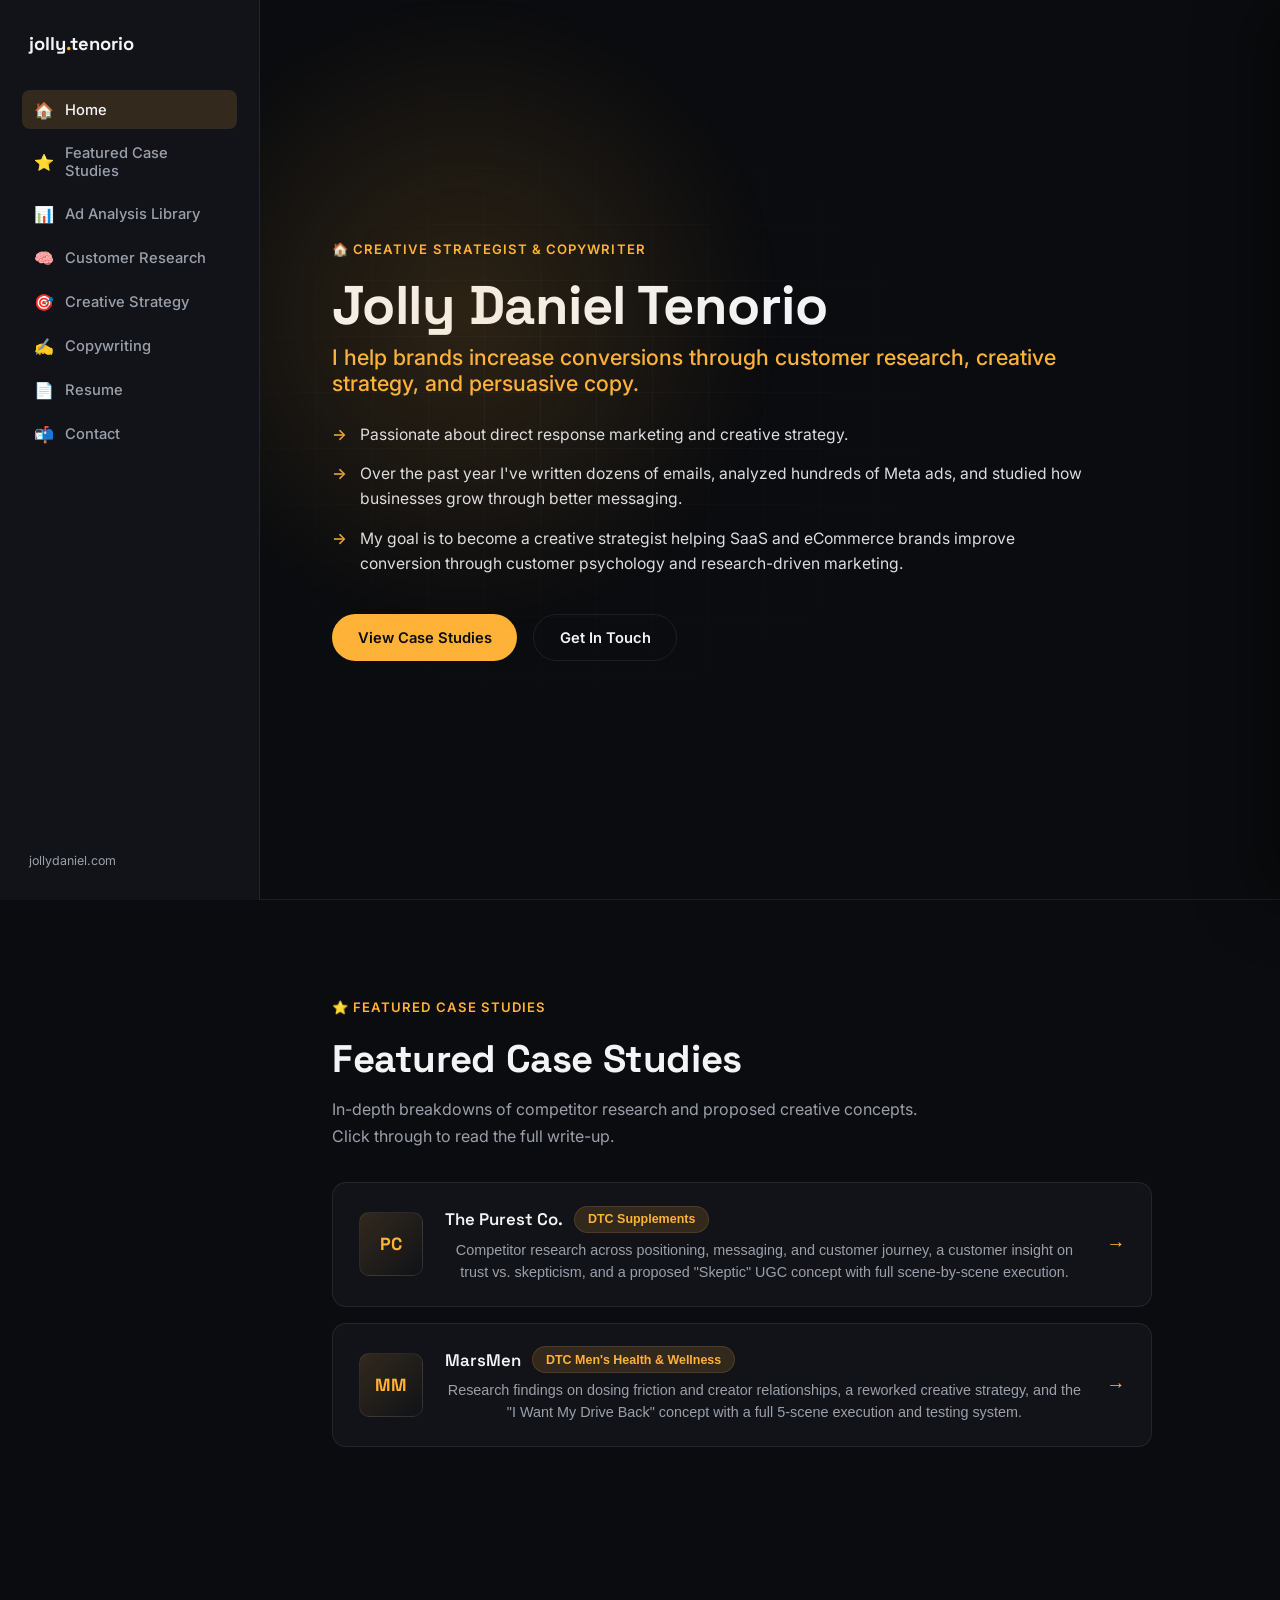
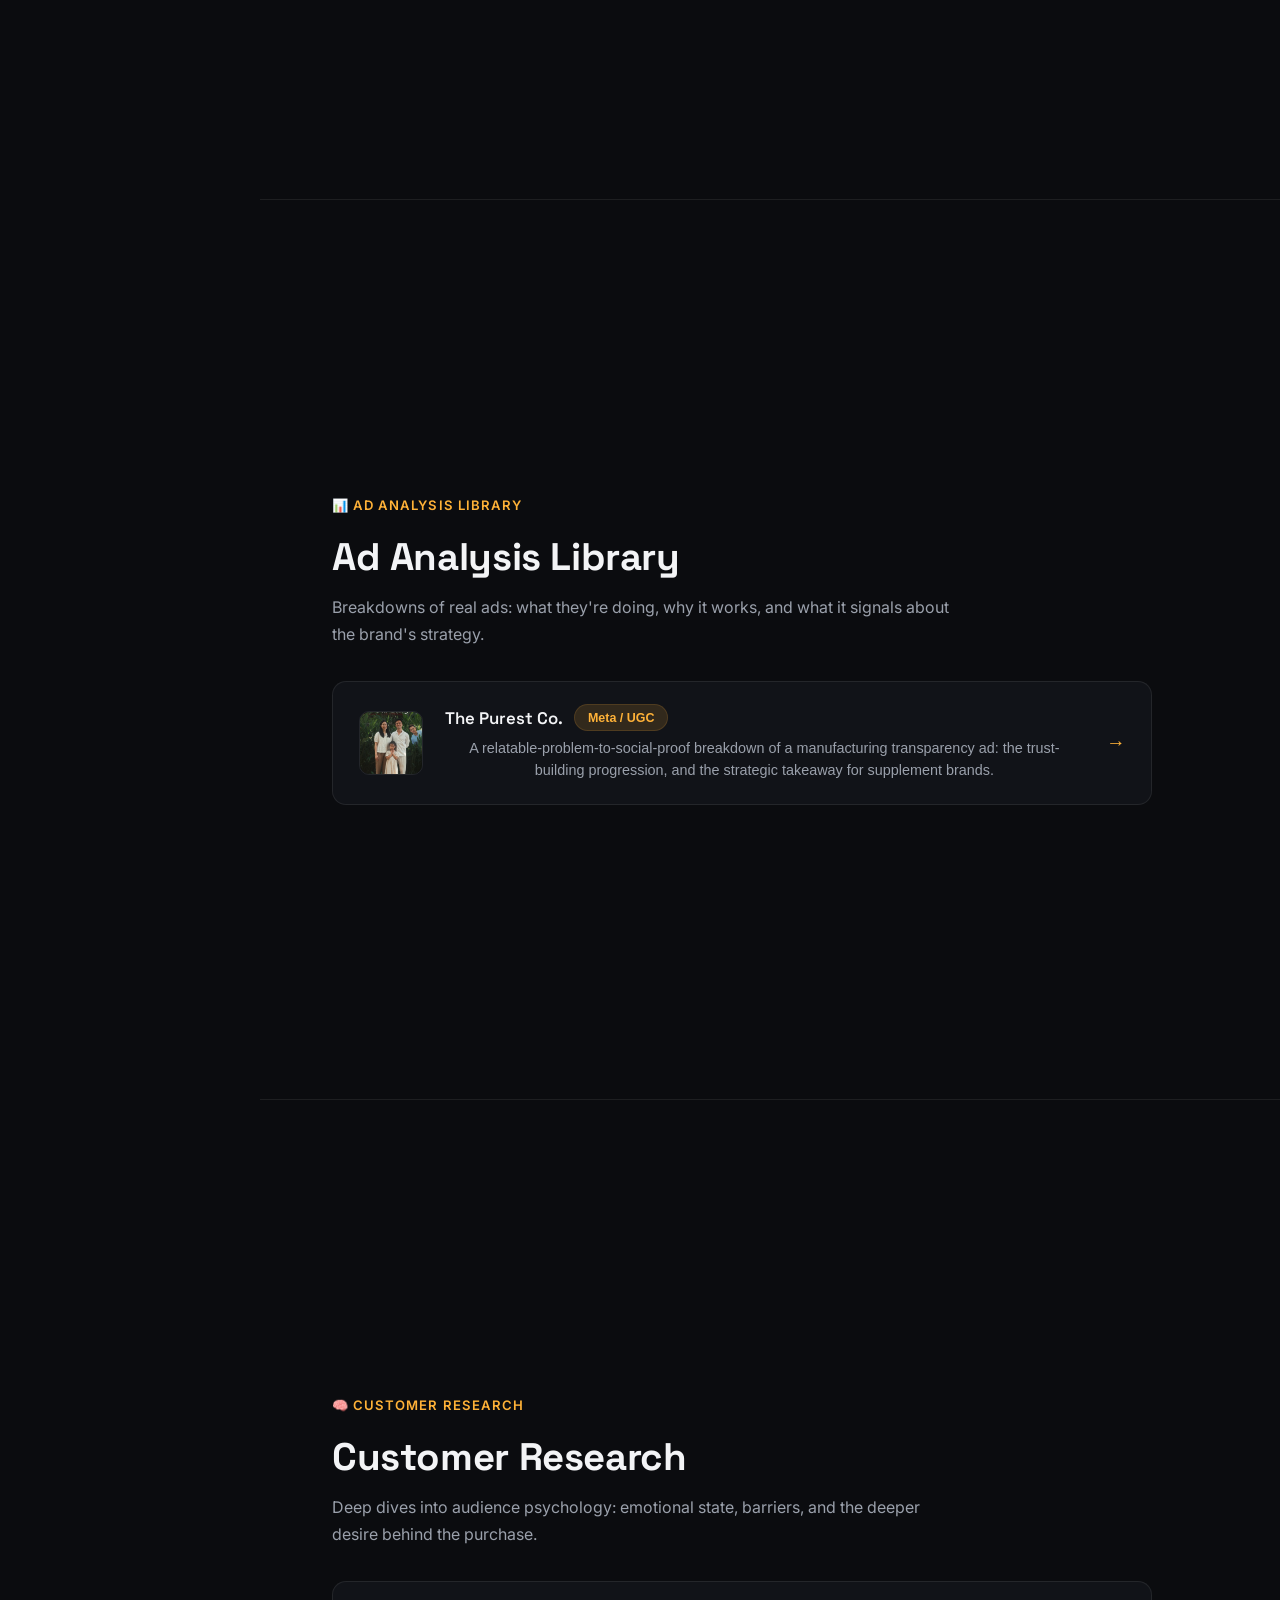
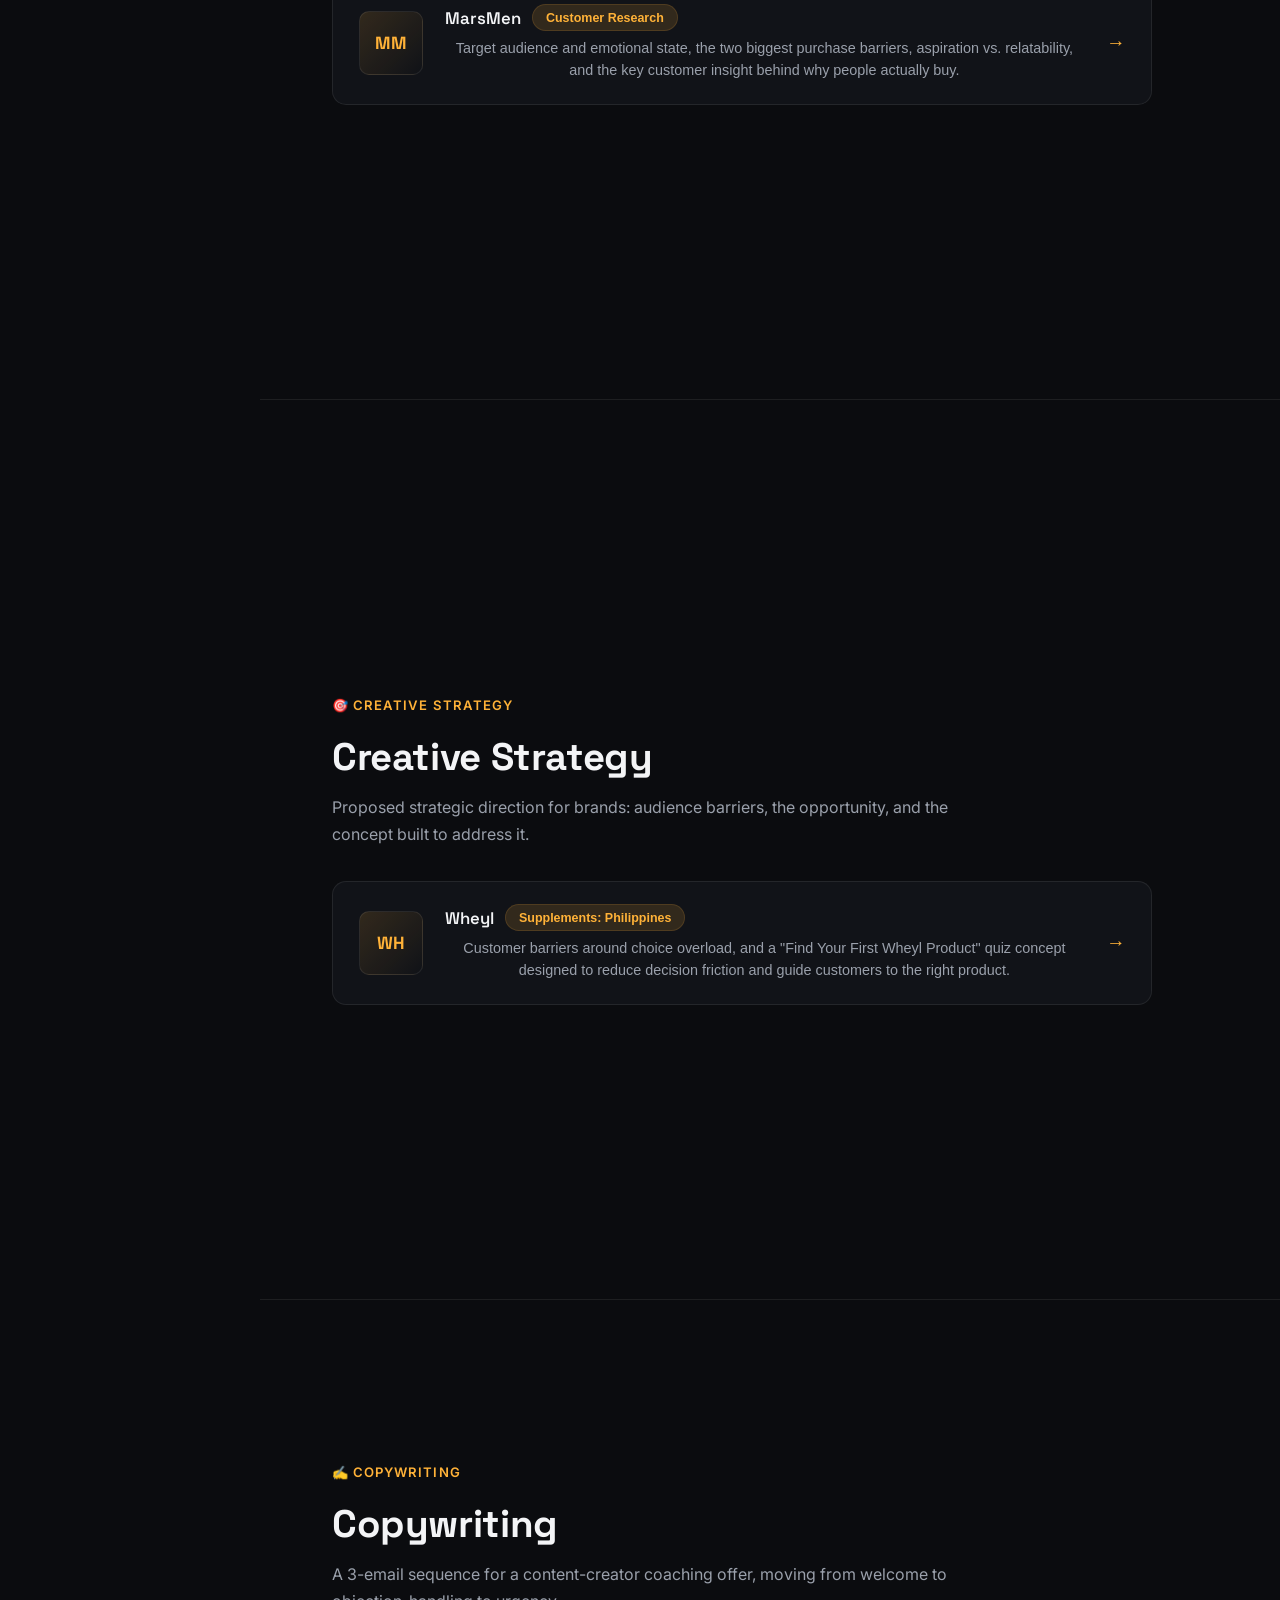
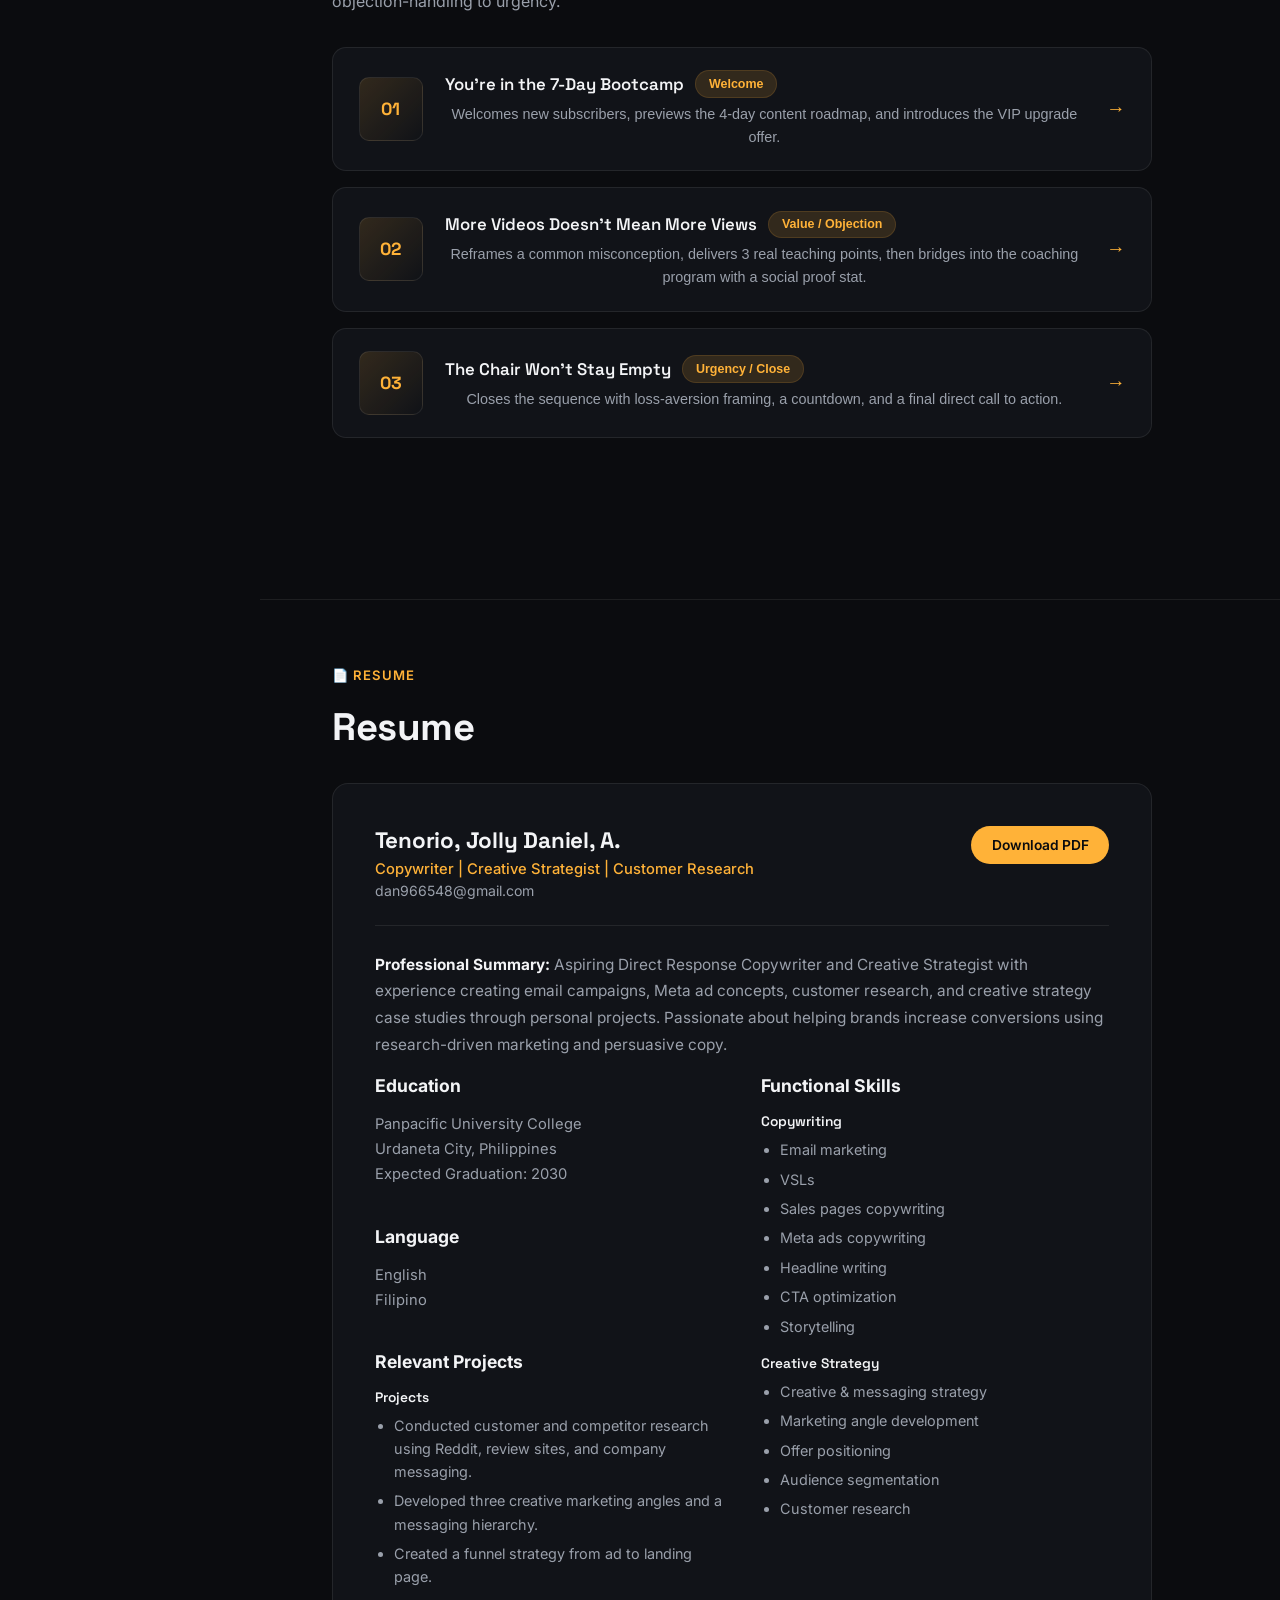
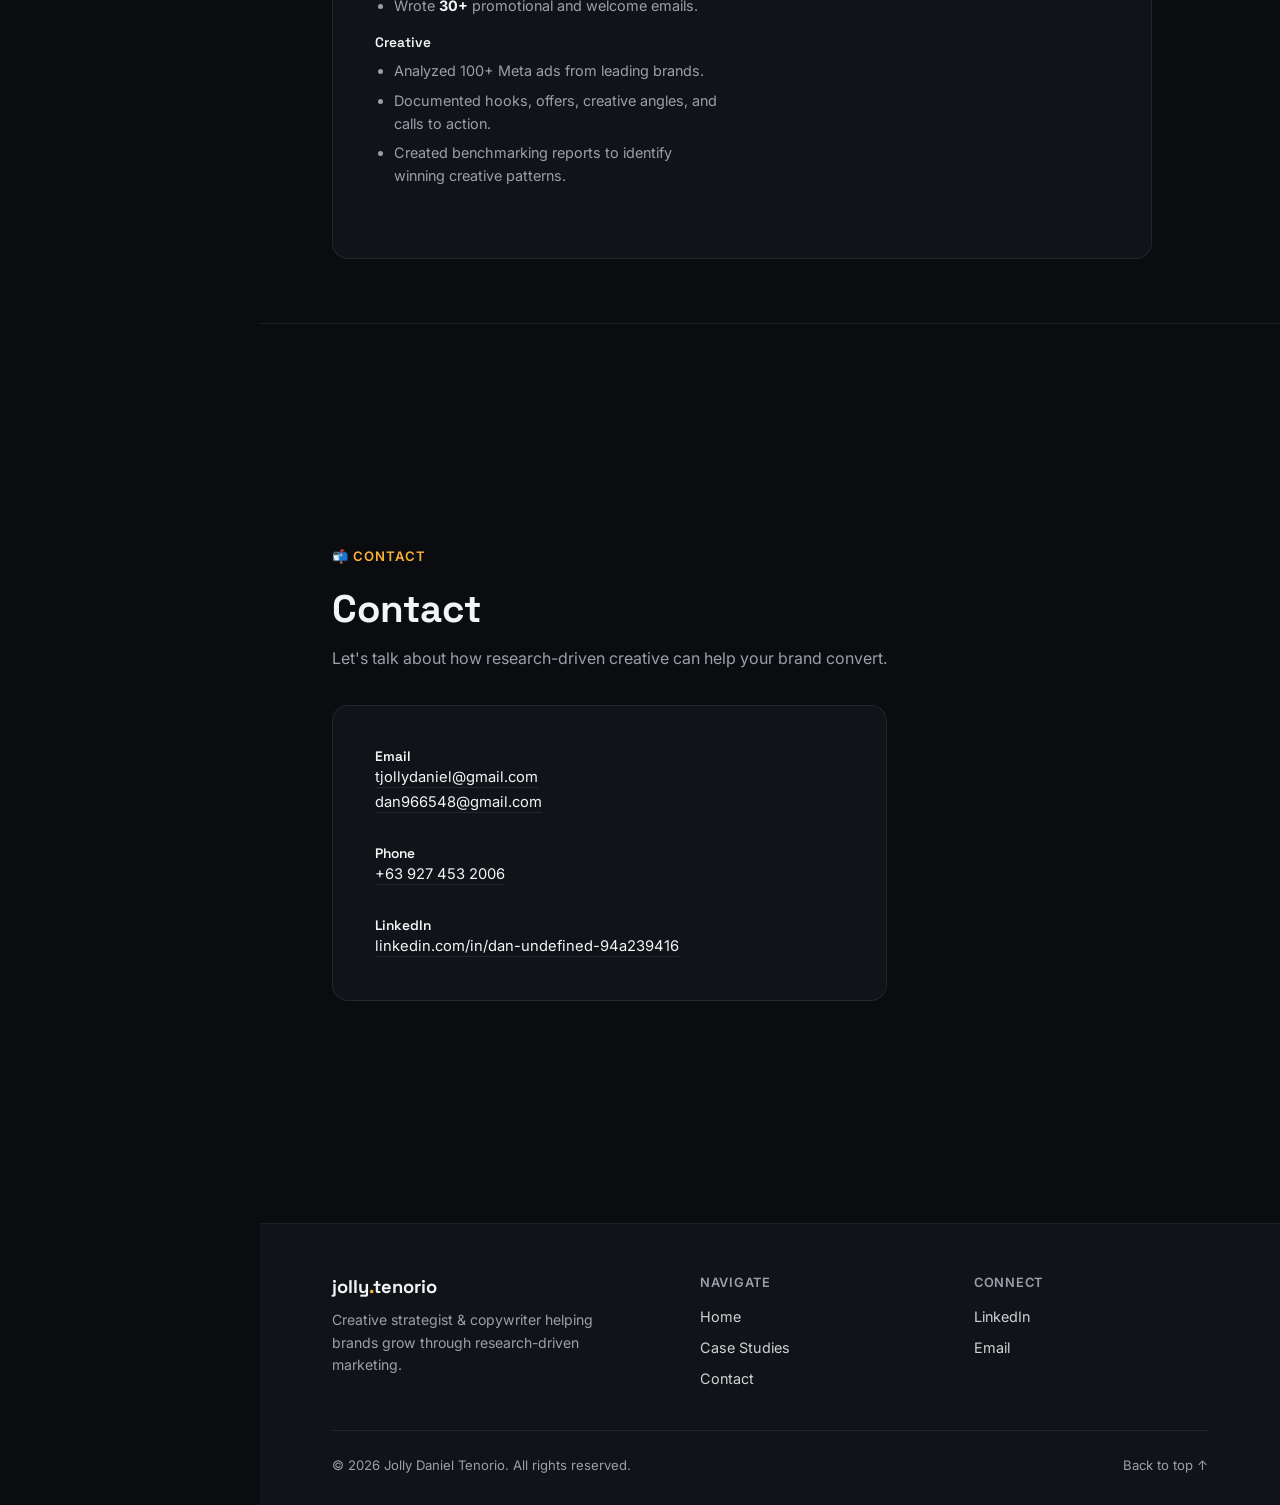
<file: index.html>
<!DOCTYPE html>
<html lang="en">
<head>
<meta charset="UTF-8">
<meta name="viewport" content="width=device-width, initial-scale=1.0">
<title>Jolly Daniel Tenorio: Creative Strategist &amp; Copywriter</title>
<link rel="preconnect" href="https://fonts.googleapis.com">
<link rel="preconnect" href="https://fonts.gstatic.com" crossorigin>
<link href="https://fonts.googleapis.com/css2?family=Space+Grotesk:wght@400;500;600;700&family=Inter:wght@400;500;600&display=swap" rel="stylesheet">
<link rel="stylesheet" href="styles.css">
</head>
<body>

 <div class="topbar">
 <a href="#home" class="logo">jolly<span>.</span></a>
 <button class="nav-toggle" id="navToggle" aria-label="Toggle menu" aria-expanded="false">
 <span></span><span></span><span></span>
 </button>
 </div>

 <div class="layout">
 <aside class="sidebar" id="sidebar">
 <a href="#home" class="logo">jolly<span>.</span>tenorio</a>
 <ul class="nav-links">
 <li><a href="#home"><span class="ico">🏠</span>Home</a></li>
 <li><a href="#case-studies"><span class="ico">⭐</span>Featured Case Studies</a></li>
 <li><a href="#ad-library"><span class="ico">📊</span>Ad Analysis Library</a></li>
 <li><a href="#customer-research"><span class="ico">🧠</span>Customer Research</a></li>
 <li><a href="#creative-strategy"><span class="ico">🎯</span>Creative Strategy</a></li>
 <li><a href="#copywriting"><span class="ico">✍️</span>Copywriting</a></li>
 <li><a href="#resume"><span class="ico">📄</span>Resume</a></li>
 <li><a href="#contact"><span class="ico">📬</span>Contact</a></li>
 </ul>
 <div class="sidebar-foot">jollydaniel.com</div>
 </aside>

 <main class="main">

 <!-- HOME -->
 <section id="home">
 <div class="hero-grid"></div>
 <div class="hero-glow"></div>
 <div class="section-inner">
 <div class="eyebrow">🏠 Creative Strategist &amp; Copywriter</div>
 <h1 class="hero-name">Jolly Daniel Tenorio</h1>
 <p class="hero-role">I help brands increase conversions through customer research, creative strategy, and persuasive copy.</p>
 <ul class="hero-points">
 <li>Passionate about direct response marketing and creative strategy.</li>
 <li>Over the past year I've written dozens of emails, analyzed hundreds of Meta ads, and studied how businesses grow through better messaging.</li>
 <li>My goal is to become a creative strategist helping SaaS and eCommerce brands improve conversion through customer psychology and research-driven marketing.</li>
 </ul>
 <div class="cta-row">
 <a href="#case-studies" class="btn btn-primary">View Case Studies</a>
 <a href="#contact" class="btn btn-ghost">Get In Touch</a>
 </div>
 </div>
 </section>

  <!-- FEATURED CASE STUDIES -->
 <section id="case-studies">
 <div class="section-inner cs-inner">
 <div class="eyebrow">⭐ Featured Case Studies</div>
 <h2>Featured Case Studies</h2>
 <p class="lead">In-depth breakdowns of competitor research and proposed creative concepts. Click through to read the full write-up.</p>

 <div class="preview-list">
 <button type="button" class="preview-card" data-panel="purest-case-study">
 <div class="preview-thumb-placeholder">PC</div>
 <div class="preview-body">
 <div class="preview-top-row">
 <span class="preview-title">The Purest Co.</span>
 <span class="cs-tag">DTC Supplements</span>
 </div>
 <p class="preview-teaser">Competitor research across positioning, messaging, and customer journey, a customer insight on trust vs. skepticism, and a proposed "Skeptic" UGC concept with full scene-by-scene execution.</p>
 </div>
 <span class="preview-arrow">→</span>
 </button>

 <button type="button" class="preview-card" data-panel="marsmen-case-study">
 <div class="preview-thumb-placeholder">MM</div>
 <div class="preview-body">
 <div class="preview-top-row">
 <span class="preview-title">MarsMen</span>
 <span class="cs-tag">DTC Men's Health &amp; Wellness</span>
 </div>
 <p class="preview-teaser">Research findings on dosing friction and creator relationships, a reworked creative strategy, and the "I Want My Drive Back" concept with a full 5-scene execution and testing system.</p>
 </div>
 <span class="preview-arrow">→</span>
 </button>
 </div>
 </div>
</section>

  <!-- AD ANALYSIS LIBRARY -->
 <section id="ad-library">
 <div class="section-inner cs-inner">
 <div class="eyebrow">📊 Ad Analysis Library</div>
 <h2>Ad Analysis Library</h2>
 <p class="lead">Breakdowns of real ads: what they're doing, why it works, and what it signals about the brand's strategy.</p>

 <div class="preview-list">
 <button type="button" class="preview-card" data-panel="purest-ad-analysis">
 <img src="purest-ad-screenshot.png" alt="The Purest Co. ad screenshot" class="preview-thumb">
 <div class="preview-body">
 <div class="preview-top-row">
 <span class="preview-title">The Purest Co.</span>
 <span class="cs-tag">Meta / UGC</span>
 </div>
 <p class="preview-teaser">A relatable-problem-to-social-proof breakdown of a manufacturing transparency ad: the trust-building progression, and the strategic takeaway for supplement brands.</p>
 </div>
 <span class="preview-arrow">→</span>
 </button>
 </div>
 </div>
</section>

  <!-- CUSTOMER RESEARCH -->
 <section id="customer-research">
 <div class="section-inner cs-inner">
 <div class="eyebrow">🧠 Customer Research</div>
 <h2>Customer Research</h2>
 <p class="lead">Deep dives into audience psychology: emotional state, barriers, and the deeper desire behind the purchase.</p>

 <div class="preview-list">
 <button type="button" class="preview-card" data-panel="marsmen-customer-research">
 <div class="preview-thumb-placeholder">MM</div>
 <div class="preview-body">
 <div class="preview-top-row">
 <span class="preview-title">MarsMen</span>
 <span class="cs-tag">Customer Research</span>
 </div>
 <p class="preview-teaser">Target audience and emotional state, the two biggest purchase barriers, aspiration vs. relatability, and the key customer insight behind why people actually buy.</p>
 </div>
 <span class="preview-arrow">→</span>
 </button>
 </div>
 </div>
</section>

  <!-- CREATIVE STRATEGY -->
 <section id="creative-strategy">
 <div class="section-inner cs-inner">
 <div class="eyebrow">🎯 Creative Strategy</div>
 <h2>Creative Strategy</h2>
 <p class="lead">Proposed strategic direction for brands: audience barriers, the opportunity, and the concept built to address it.</p>

 <div class="preview-list">
 <button type="button" class="preview-card" data-panel="wheyl-creative-strategy">
 <div class="preview-thumb-placeholder">WH</div>
 <div class="preview-body">
 <div class="preview-top-row">
 <span class="preview-title">Wheyl</span>
 <span class="cs-tag">Supplements: Philippines</span>
 </div>
 <p class="preview-teaser">Customer barriers around choice overload, and a "Find Your First Wheyl Product" quiz concept designed to reduce decision friction and guide customers to the right product.</p>
 </div>
 <span class="preview-arrow">→</span>
 </button>
 </div>
 </div>
</section>

 <!-- COPYWRITING -->
 <section id="copywriting">
 <div class="section-inner cs-inner">
 <div class="eyebrow">✍️ Copywriting</div>
 <h2>Copywriting</h2>
 <p class="lead">A 3-email sequence for a content-creator coaching offer, moving from welcome to objection-handling to urgency.</p>

 <div class="preview-list">
 <button type="button" class="preview-card" data-panel="email-1-welcome">
 <div class="preview-thumb-placeholder">01</div>
 <div class="preview-body">
 <div class="preview-top-row">
 <span class="preview-title">You're in the 7-Day Bootcamp</span>
 <span class="cs-tag">Welcome</span>
 </div>
 <p class="preview-teaser">Welcomes new subscribers, previews the 4-day content roadmap, and introduces the VIP upgrade offer.</p>
 </div>
 <span class="preview-arrow">→</span>
 </button>

 <button type="button" class="preview-card" data-panel="email-2-value">
 <div class="preview-thumb-placeholder">02</div>
 <div class="preview-body">
 <div class="preview-top-row">
 <span class="preview-title">More Videos Doesn't Mean More Views</span>
 <span class="cs-tag">Value / Objection</span>
 </div>
 <p class="preview-teaser">Reframes a common misconception, delivers 3 real teaching points, then bridges into the coaching program with a social proof stat.</p>
 </div>
 <span class="preview-arrow">→</span>
 </button>

 <button type="button" class="preview-card" data-panel="email-3-urgency">
 <div class="preview-thumb-placeholder">03</div>
 <div class="preview-body">
 <div class="preview-top-row">
 <span class="preview-title">The Chair Won't Stay Empty</span>
 <span class="cs-tag">Urgency / Close</span>
 </div>
 <p class="preview-teaser">Closes the sequence with loss-aversion framing, a countdown, and a final direct call to action.</p>
 </div>
 <span class="preview-arrow">→</span>
 </button>
 </div>
 </div>
</section>

 <!-- RESUME -->
 <section id="resume">
 <div class="section-inner cs-inner">
 <div class="eyebrow">📄 Resume</div>
 <h2>Resume</h2>

 <div class="resume-card">
 <div class="resume-top">
 <div>
 <h3 class="resume-name">Tenorio, Jolly Daniel, A.</h3>
 <p class="resume-role">Copywriter | Creative Strategist | Customer Research</p>
 <p class="resume-email">dan966548@gmail.com</p>
 </div>
 <a href="resume.pdf" download class="btn btn-primary resume-download">Download PDF</a>
 </div>

 <p class="resume-summary"><strong style="color:var(--white)">Professional Summary:</strong> Aspiring Direct Response Copywriter and Creative Strategist with experience creating email campaigns, Meta ad concepts, customer research, and creative strategy case studies through personal projects. Passionate about helping brands increase conversions using research-driven marketing and persuasive copy.</p>

 <div class="resume-columns">
 <div>
 <div class="resume-block">
 <h4 class="cs-subhead" style="margin-top:0;">Education</h4>
 <p class="resume-text">Panpacific University College<br>Urdaneta City, Philippines<br>Expected Graduation: 2030</p>
 </div>

 <div class="resume-block">
 <h4 class="cs-subhead">Language</h4>
 <p class="resume-text">English<br>Filipino</p>
 </div>

 <div class="resume-block">
 <h4 class="cs-subhead">Relevant Projects</h4>
 <p class="resume-label">Projects</p>
 <ul class="resume-ul">
 <li>Conducted customer and competitor research using Reddit, review sites, and company messaging.</li>
 <li>Developed three creative marketing angles and a messaging hierarchy.</li>
 <li>Created a funnel strategy from ad to landing page.</li>
 <li>Wrote <strong style="color:var(--white)">30+</strong> promotional and welcome emails.</li>
 </ul>
 <p class="resume-label" style="margin-top:1rem;">Creative</p>
 <ul class="resume-ul">
 <li>Analyzed 100+ Meta ads from leading brands.</li>
 <li>Documented hooks, offers, creative angles, and calls to action.</li>
 <li>Created benchmarking reports to identify winning creative patterns.</li>
 </ul>
 </div>
 </div>

 <div>
 <div class="resume-block">
 <h4 class="cs-subhead" style="margin-top:0;">Functional Skills</h4>
 <p class="resume-label">Copywriting</p>
 <ul class="resume-ul">
 <li>Email marketing</li>
 <li>VSLs</li>
 <li>Sales pages copywriting</li>
 <li>Meta ads copywriting</li>
 <li>Headline writing</li>
 <li>CTA optimization</li>
 <li>Storytelling</li>
 </ul>
 <p class="resume-label" style="margin-top:1rem;">Creative Strategy</p>
 <ul class="resume-ul">
 <li>Creative &amp; messaging strategy</li>
 <li>Marketing angle development</li>
 <li>Offer positioning</li>
 <li>Audience segmentation</li>
 <li>Customer research</li>
 </ul>
 </div>
 </div>
 </div>
 </div>
 </div>
 </section>

 <!-- CONTACT -->
 <section id="contact">
 <div class="section-inner cs-inner">
 <div class="eyebrow">📬 Contact</div>
 <h2>Contact</h2>
 <p class="lead">Let's talk about how research-driven creative can help your brand convert.</p>

 <div class="resume-card">
 <div class="resume-block">
 <p class="resume-label">Email</p>
 <p class="resume-text">
 <a href="mailto:tjollydaniel@gmail.com" class="contact-link">tjollydaniel@gmail.com</a><br>
 <a href="mailto:dan966548@gmail.com" class="contact-link">dan966548@gmail.com</a>
 </p>
 </div>

 <div class="resume-block">
 <p class="resume-label">Phone</p>
 <p class="resume-text"><a href="tel:+639274532006" class="contact-link">+63 927 453 2006</a></p>
 </div>

 <div class="resume-block" style="margin-bottom:0;">
 <p class="resume-label">LinkedIn</p>
 <p class="resume-text"><a href="https://www.linkedin.com/in/dan-undefined-94a239416" target="_blank" rel="noopener" class="contact-link">linkedin.com/in/dan-undefined-94a239416</a></p>
 </div>
 </div>
 </div>
 </section>

 <!-- FOOTER -->
 <footer class="footer">
 <div class="footer-inner">
 <div>
 <div class="footer-brand">jolly<span>.</span>tenorio</div>
 <p class="footer-tagline">Creative strategist &amp; copywriter helping brands grow through research-driven marketing.</p>
 </div>

 <div class="footer-col">
 <h4>Navigate</h4>
 <ul>
 <li><a href="#home">Home</a></li>
 <li><a href="#case-studies">Case Studies</a></li>
 <li><a href="#contact">Contact</a></li>
 </ul>
 </div>

 <div class="footer-col">
 <h4>Connect</h4>
 <ul>
 <li><a href="https://www.linkedin.com/in/dan-undefined-94a239416" target="_blank" rel="noopener">LinkedIn</a></li>
 <li><a href="mailto:tjollydaniel@gmail.com">Email</a></li>
 </ul>
 </div>
 </div>

 <div class="footer-bottom">
 <span>&copy; 2026 Jolly Daniel Tenorio. All rights reserved.</span>
 <a href="#home">Back to top ↑</a>
 </div>
 </footer>

 </main>
 </div>

 <script>
 const toggle = document.getElementById('navToggle');
 const sidebar = document.getElementById('sidebar');

 toggle.addEventListener('click', () => {
 const isOpen = sidebar.classList.toggle('open');
 toggle.classList.toggle('active');
 toggle.setAttribute('aria-expanded', isOpen);
 });

 sidebar.querySelectorAll('a').forEach(link => {
 link.addEventListener('click', () => {
 sidebar.classList.remove('open');
 toggle.classList.remove('active');
 toggle.setAttribute('aria-expanded', false);
 });
 });

 // active link highlight on scroll
 const sections = document.querySelectorAll('main section[id]');
 const navItems = document.querySelectorAll('.nav-links a');

 const observer = new IntersectionObserver((entries) => {
 entries.forEach(entry => {
 if(entry.isIntersecting){
 navItems.forEach(link => link.classList.remove('active'));
 const active = document.querySelector(`.nav-links a[href="#${entry.target.id}"]`);
 if(active) active.classList.add('active');
 }
 });
 }, { threshold: 0.5 });

 sections.forEach(sec => observer.observe(sec));
 </script>



 <!-- SLIDE-IN DETAIL PANEL -->
 <div class="panel-backdrop" id="panelBackdrop"></div>
 <aside class="detail-panel" id="detailPanel" aria-hidden="true">
 <div class="detail-panel-topbar">
 <button type="button" class="panel-close" id="panelClose">&larr; Back to Portfolio</button>
 </div>
 <div class="detail-panel-body" id="detailPanelBody"></div>
 </aside>

 <!-- HIDDEN CONTENT TEMPLATES -->

 <template id="tpl-purest-case-study">
<article class="case-study">
 <header class="cs-header">
 <h3>The Purest Co.</h3>
 <span class="cs-tag">DTC Supplements</span>
 </header>

 <p class="cs-objective"><strong>Objective:</strong>Conduct competitor research to identify strengths, weaknesses, and opportunities across positioning, messaging, creative, and customer journey.</p>

 <h4 class="cs-subhead">Key Findings</h4>
 <div class="findings-grid">
 <div class="finding-card">
 <span class="finding-num">01</span>
 <h5>Social Proof</h5>
 <p>Strongest around established hero products, while newer SKUs have considerably less review volume.</p>
 </div>
 <div class="finding-card">
 <span class="finding-num">02</span>
 <h5>Transparency</h5>
 <p>A major positioning pillar, reinforced through the brand's Purest Promise, PurestLabs, and lab-testing information.</p>
 </div>
 <div class="finding-card">
 <span class="finding-num">03</span>
 <h5>Customer Journey</h5>
 <p>Incorporates guided selling, subscriptions, and loyalty mechanisms to move customers toward purchase and repeat purchasing.</p>
 </div>
 </div>

 <h4 class="cs-subhead">Customer Insight</h4>
 <blockquote class="cs-quote">The customer isn't simply looking for a supplement: they need a reason to trust one.</blockquote>
 <p>Purest repeatedly addresses skepticism through transparency, testimonials, product demonstrations, and testing information.</p>

 <h4 class="cs-subhead">Strategic Opportunity</h4>
 <p>Based on the research, skepticism can be treated as a creative opportunity rather than something to avoid. Instead of immediately telling customers <em>"our product works,"</em> the creative can acknowledge their skepticism and allow the customer's journey and available evidence to build trust.</p>

 <div class="flow-row">
 <span>Skepticism</span><span class="flow-arrow">→</span>
 <span>Trial</span><span class="flow-arrow">→</span>
 <span>Experience</span><span class="flow-arrow">→</span>
 <span>Proof</span><span class="flow-arrow">→</span>
 <span>Purchase</span>
 </div>

 <h4 class="cs-subhead">Creative Concept 01: "The Skeptic"</h4>
 <p class="cs-meta"><strong>Format:</strong>UGC &nbsp;·&nbsp; <strong>Objective:</strong>Turn customer skepticism into the opening hook and use the customer's journey to build curiosity and trust.</p>

 <ol class="ugc-structure">
 <li><strong>Hook</strong>: <span class="narrator-line">"I know this probably isn't going to work... but I'm trying it anyway."</span></li>
 <li><strong>Set Up</strong>: The creator explains why they're skeptical and decides to try the product.</li>
 <li><strong>Journey</strong>: Show product usage, daily routine, and progress.</li>
 <li><strong>Payoff</strong>: <span class="narrator-line">"Okay... I actually didn't expect this."</span></li>
 <li><strong>Proof</strong>: Use genuine customer experiences, testimonials, or substantiated product evidence.</li>
 <li><strong>CTA</strong>: <span class="narrator-line">"See what Purest is about."</span></li>
 </ol>

 <h4 class="cs-subhead">Execution</h4>

 <div class="scene">
 <div class="scene-title">Scene 01: Problem Recognition</div>
 <p>Introduce four different customer need-states: menopause-related concerns, skin concerns, breakouts, and bloating.</p>
 <p class="narrator-line">"Looking for support with menopause, clearer-looking skin, breakouts, or bloating?"</p>
 <p class="scene-note">Purpose: make the viewer recognize their own problem before introducing the products.</p>
 </div>

 <div class="scene">
 <div class="scene-title">Scene 02: Product Relevance</div>
 <p>Show each person holding the relevant Purest product. Instead of simply presenting the product name, briefly communicate what each product is designed to support.</p>
 <p class="narrator-line">"The Purest Co. created targeted formulas designed to support each of these needs."</p>
 <p class="scene-note">Then transition into the brand's available evidence, product information, and customer experiences.</p>
 </div>

 <div class="scene">
 <div class="scene-title">Scene 03: Proof</div>
 <p>Show relevant customer testimonials, product demonstrations, reviews, testing information, and genuine customer experiences.</p>
 <p class="narrator-line">"Don't just take our word for it. See what customers experienced for themselves."</p>
 <p class="scene-note">Purpose: address the trust barrier identified during the research.</p>
 </div>

 <div class="scene">
 <div class="scene-title">Scene 04: Offer</div>
 <p>Present the relevant offer using the current verified pricing.</p>
 <p class="price-example"><span class="price-old">₱5,100</span> → <span class="price-new">₱4,300</span></p>
 <p class="narrator-line">"Start your 30-day routine today."</p>
 </div>

 <h4 class="cs-subhead">Why This Creative Could Work</h4>
 <div class="reasons-grid">
 <div class="reason">
 <span class="finding-num">01</span>
 <h5>Problem Before Product</h5>
 <p>Most supplement advertising begins by showing the product. This concept starts with the customer's problem so the viewer identifies with the situation first.</p>
 </div>
 <div class="reason">
 <span class="finding-num">02</span>
 <h5>Make the Product Relevant</h5>
 <p>Rather than simply displaying the product, each product is connected to a specific customer need-state.</p>
 </div>
 <div class="reason">
 <span class="finding-num">03</span>
 <h5>Address Skepticism</h5>
 <p>The creative acknowledges skepticism instead of pretending it doesn't exist, then introduces testimonials and evidence to address that concern.</p>
 </div>
 <div class="reason">
 <span class="finding-num">04</span>
 <h5>Value Framing</h5>
 <p>The final section presents the offer with a reference price to increase the perceived value of the purchase.</p>
 </div>
 </div>

 <h4 class="cs-subhead">Testing Hypothesis</h4>
 <p>This is a proposed creative concept, not a campaign with measured results. I would test this concept against alternative creative angles such as:</p>
 <ul class="angle-list">
 <li><strong>The Skeptic</strong>: skepticism → proof</li>
 <li><strong>The Problem/Solution</strong>: problem → product → solution</li>
 <li><strong>The 30-Day Journey</strong>: trial → experience → outcome</li>
 </ul>
 <p>The goal would be to determine which angle produces the strongest response from the target audience.</p>
 </article>
 </template>

 <template id="tpl-marsmen-case-study">
<article class="case-study">
 <header class="cs-header">
 <h3>MarsMen</h3>
 <span class="cs-tag">DTC Men's Health &amp; Wellness</span>
 </header>

 <p class="cs-objective"><strong>Objective:</strong>Research MarsMen's existing marketing and identify opportunities to create a more performance-focused advertising approach.</p>
 <ul class="angle-list">
 <li>Analyze existing positioning, messaging, and creative.</li>
 <li>Identify gaps and opportunities.</li>
 <li>Develop a creative strategy based on those findings.</li>
 <li>Create a proposed performance advertisement.</li>
 </ul>

 <h4 class="cs-subhead">01: Research Findings</h4>

 <div class="finding-card" style="margin-bottom:1.2rem;">
 <h5>Observation 01: Dosing Could Create Friction</h5>
 <p>MarsMen's recommended serving requires multiple capsules. For someone unfamiliar with the product, that could raise questions: why so many capsules, how they should be taken, and how it fits into a daily routine.</p>
 <p><strong style="color:var(--white)">Strategic opportunity:</strong> make the routine simple and transparent rather than leaving the customer to figure it out.</p>
 <p class="narrator-line">"Why does MarsMen require five capsules?"</p>
 <div class="flow-row" style="margin-top:0.8rem;">
 <span>Breakfast</span><span class="flow-arrow">→</span>
 <span>Daily serving</span><span class="flow-arrow">→</span>
 <span>Continue your routine</span>
 </div>
 <p class="scene-note" style="margin-top:0.6rem;">Goal: remove uncertainty around the product rather than allowing dosing to become a barrier.</p>
 </div>

 <div class="finding-card">
 <h5>Observation 02: MarsMen Already Has Creator Relationships</h5>
 <p>MarsMen already works with ambassadors and creators. The opportunity isn't to use more creators: it's to turn those relationships into a structured source of performance creative, giving creators specific angles, problems, and hooks instead of a general brief.</p>
 <div class="flow-row" style="margin-top:0.8rem;">
 <span>Creator</span><span class="flow-arrow">→</span>
 <span>Angle</span><span class="flow-arrow">→</span>
 <span>Hooks</span><span class="flow-arrow">→</span>
 <span>Variations</span><span class="flow-arrow">→</span>
 <span>Testing</span><span class="flow-arrow">→</span>
 <span>Winning concept</span><span class="flow-arrow">→</span>
 <span>Iteration</span>
 </div>
 <p class="scene-note" style="margin-top:0.6rem;">This creates a repeatable creative system rather than relying on individual pieces of content.</p>
 </div>

 <h4 class="cs-subhead">02: Creative Strategy</h4>
 <p>MarsMen has a strong performance-oriented identity built around athletes, ambition, drive, and masculinity: that stays. What changes is how the athlete is used in the advertisement.</p>
 <div class="flow-row"><span>Current:</span><span>Athlete</span><span class="flow-arrow">→</span><span>MarsMen</span><span class="flow-arrow">→</span><span>Brand message</span></div>
 <div class="flow-row" style="margin-top:0.7rem;"><span>Proposed:</span><span>Problem</span><span class="flow-arrow">→</span><span>Athlete's experience</span><span class="flow-arrow">→</span><span>Attempts to solve</span><span class="flow-arrow">→</span><span>MarsMen</span><span class="flow-arrow">→</span><span>Experience</span><span class="flow-arrow">→</span><span>CTA</span></div>
 <p style="margin-top:1rem;">The athlete becomes more than a spokesperson: he becomes the person experiencing the problem, giving the audience a reason to care before the product appears.</p>

 <h4 class="cs-subhead">03: Creative Concept: "I Want My Drive Back"</h4>
 <p class="cs-meta"><strong>Format:</strong>Paid UGC / Creator-Led Performance Ad</p>
 <p>An athlete realizes the drive and motivation he once had doesn't feel the same anymore. He tries to improve his routine, and eventually: in a moment of frustration: discovers MarsMen and incorporates it into his routine.</p>
 <div class="flow-row"><span>Losing the drive</span><span class="flow-arrow">→</span><span>Trying to fix it</span><span class="flow-arrow">→</span><span>Discovery</span><span class="flow-arrow">→</span><span>Progress</span><span class="flow-arrow">→</span><span>Taking action</span></div>

 <h4 class="cs-subhead">04: Creative Execution</h4>

 <div class="scene">
 <div class="scene-title">Scene 01: Problem Recognition</div>
 <p class="narrator-line">"I started thinking my age was finally catching up with me."</p>
 <p class="narrator-line">"I used to train because I wanted to win."</p>
 <p class="narrator-line">"Now I just wanted to finish and go home."</p>
 <p style="margin-top:0.6rem;"><strong style="color:var(--white)">Visual:</strong> the athlete is training, but the energy is intentionally low: slower movements, minimal expression, muted tone. He narrates over his own training footage.</p>
 <p class="scene-note">MarsMen already leans on athletes for identity: instead of removing that, the athlete introduces a customer problem before the product is named, giving the viewer a reason to keep watching.</p>
 </div>

 <div class="scene">
 <div class="scene-title">Scene 02: Trying To Fix It</div>
 <p class="narrator-line">"So I tried fixing everything I could."</p>
 <p>Show better sleep, cleaner nutrition, consistent training, maintaining his routine.</p>
 <p class="narrator-line">"And yeah, it helped. But I didn't want to just maintain. I wanted the same drive I had when I first started."</p>
 <p class="scene-note">Showing what he already tried makes the story believable and opens a gap between "I'm doing the right things" and "I still don't feel like myself": a natural entry point for the product.</p>
 </div>

 <div class="scene">
 <div class="scene-title">Scene 03: The Discovery</div>
 <p class="narrator-line">"Then, in a desperate moment, I found MarsMen."</p>
 <p class="narrator-line">"I wasn't expecting everything to change overnight. I just wanted something that could support what I was already doing."</p>
 <p style="margin-top:0.6rem;"><strong style="color:var(--white)">Visual:</strong>MarsMen is introduced naturally into his morning routine: not a dramatic product shot.</p>
 <p class="scene-note">Because the audience has already seen problem → frustration → attempts to solve it, MarsMen becomes a discovery rather than an advertisement interruption.</p>
 </div>

 <div class="scene">
 <div class="scene-title">Scene 04: The Change</div>
 <div class="flow-row"><span>Before: low energy, slower movement, muted environment</span></div>
 <div class="flow-row" style="margin-top:0.6rem;"><span>After: more energy, faster movement, brighter environment</span></div>
 <p class="narrator-line" style="margin-top:0.6rem;">"I didn't want to become someone else. I just wanted that drive I had when I first started."</p>
 <p class="scene-note">The payoff isn't "MarsMen magically changed me": it's "I found the drive I was looking for," connecting the product to the emotional motivation without an unsupported guarantee.</p>
 </div>

 <div class="scene">
 <div class="scene-title">Scene 05: CTA</div>
 <p>The athlete finishes his routine and prepares to train as the music peaks.</p>
 <p class="narrator-line">"If you're looking for that drive again, see what MarsMen is about."</p>
 <p class="scene-note">The CTA closes the loop opened in Scene 01: "I don't feel the same anymore" answered by "looking for that drive again?": so it feels connected to the story rather than a generic "Buy Now."</p>
 </div>

 <h4 class="cs-subhead">05: Why The Concept Could Work</h4>
 <div class="flow-row"><span>Problem</span><span class="flow-arrow">→</span><span>Recognition</span><span class="flow-arrow">→</span><span>Attempts to solve</span><span class="flow-arrow">→</span><span>Discovery</span><span class="flow-arrow">→</span><span>Product</span><span class="flow-arrow">→</span><span>Experience/Proof</span><span class="flow-arrow">→</span><span>Action</span></div>
 <p style="margin-top:1rem;">The ad doesn't ask the audience to care about MarsMen first: it asks them to care about the problem. Once they recognize it, MarsMen has a natural role within the story.</p>

 <h4 class="cs-subhead">06: Why This Is Different</h4>
 <p>MarsMen's existing athlete/performance identity stays. What changes is the athlete's role: from <strong style="color:var(--white)">spokesperson</strong> to <strong style="color:var(--white)">character + problem + experience</strong>: giving the brand room to produce more creator-led variations without abandoning its identity.</p>

 <h4 class="cs-subhead">07: Creative Testing System</h4>
 <div class="testing-grid">
 <div>
 <h5>Different Creators</h5>
 <ul><li>Athlete</li><li>Older male creator</li><li>Fitness creator</li><li>Everyday working professional</li></ul>
 </div>
 <div>
 <h5>Different Hooks</h5>
 <ul>
 <li>"I thought getting older meant this was normal."</li>
 <li>"I didn't realize how much my drive had changed."</li>
 <li>"I thought I just needed more coffee."</li>
 <li>"I wasn't trying to become a different person."</li>
 </ul>
 </div>
 <div>
 <h5>Different Angles</h5>
 <ul><li>Lost drive</li><li>Age</li><li>Performance</li><li>Skepticism</li><li>Lifestyle</li></ul>
 </div>
 </div>
 <p style="margin-top:1rem;">The objective: test Creator × Hook × Problem × Angle × CTA, identify the strongest combinations, and develop them into additional creative.</p>

 <h4 class="cs-subhead">08: Potential Obstacles</h4>
 <div class="reasons-grid">
 <div class="reason">
 <h5>Skepticism</h5>
 <p>A viewer may question whether MarsMen actually contributed to the creator's experience. Response: use genuine experiences and substantiated product information.</p>
 </div>
 <div class="reason">
 <h5>Authenticity</h5>
 <p>A heavily scripted creator loses the authenticity of UGC. Response: give creators the strategic message and structure, let them deliver it naturally.</p>
 </div>
 <div class="reason">
 <h5>Health Claims</h5>
 <p>The creative must not make unsupported or guaranteed health claims. Response: keep messaging within legitimately supportable claims.</p>
 </div>
 <div class="reason">
 <h5>Creative Fatigue</h5>
 <p>One creator or story can become repetitive. Response: develop multiple creators, hooks, problems, and angles.</p>
 </div>
 </div>

 <h4 class="cs-subhead">09: Testing Hypothesis</h4>
 <blockquote class="cs-quote">A problem-led, creator-driven advertisement could generate stronger engagement and purchase intent than a purely brand-led athlete advertisement, because it establishes a relatable problem before introducing the product.</blockquote>
 <p>This is a speculative concept and has not been launched, so no performance results are being claimed. If launched, I would evaluate hook performance, video hold rate, CTR, landing-page conversion, CPA, and ROAS: then iterate and scale the winning combinations.</p>
 </article>
 </template>

 <template id="tpl-purest-ad-analysis">
<article class="case-study">
 <img src="purest-ad-screenshot.png" alt="The Purest Co. ad screenshot: opening frame" class="ad-screenshot">
 <header class="cs-header">
 <h3>The Purest Co.</h3>
 <span class="cs-tag">Supplements</span>
 </header>

 <div class="ad-meta">
 <div><span class="ad-meta-label">Product</span><span class="ad-meta-value">Supplements</span></div>
 <div><span class="ad-meta-label">Platform</span><span class="ad-meta-value">Meta</span></div>
 <div><span class="ad-meta-label">Format</span><span class="ad-meta-value">UGC / Brand Story / Manufacturing Transparency / Testimonial</span></div>
 </div>

 <h4 class="cs-subhead">Creative Breakdown</h4>

 <div class="finding-card" style="margin-bottom:1.2rem;">
 <h5>01: Relatable Problem</h5>
 <p>The ad begins with a family shopping for supplements. They notice the ingredient names are complicated and difficult to understand, creating a natural question: what am I actually putting into my body?</p>
 <p><strong style="color:var(--white)">Observation:</strong> the ad uses a familiar consumer concern rather than immediately selling the product.</p>
 <p><strong style="color:var(--white)">Interpretation:</strong> this makes the opening more relatable because the audience is introduced to the same skepticism they may have when buying supplements.</p>
 </div>

 <div class="finding-card" style="margin-bottom:1.2rem;">
 <h5>02: Manufacturing &amp; Ingredient Transparency</h5>
 <p>The ad then shows how the product is made and where the ingredients come from.</p>
 <p><strong style="color:var(--white)">Observation:</strong> instead of relying only on claims about the product, the ad shows part of the manufacturing process and ingredient sourcing.</p>
 <p><strong style="color:var(--white)">Interpretation:</strong> this acts as supporting evidence for the product's claims and reinforces The Purest Co.'s transparency positioning.</p>
 </div>

 <div class="finding-card">
 <h5>03: Social Proof</h5>
 <p>The ad finishes by showing testimonials and a large number of customer reviews from the brand's website.</p>
 <p><strong style="color:var(--white)">Observation:</strong> the brand moves from explaining why the product should be trusted to showing that other customers have already trusted it.</p>
 <p><strong style="color:var(--white)">Interpretation:</strong> this adds another layer of credibility. The viewer isn't only receiving information from the brand; they're also seeing evidence from other customers.</p>
 </div>

 <h4 class="cs-subhead">Why This Creative Works</h4>
 <p>The creative follows a simple trust-building progression:</p>
 <div class="flow-row">
 <span>Relatable concern</span><span class="flow-arrow">→</span>
 <span>Transparency</span><span class="flow-arrow">→</span>
 <span>Social proof</span><span class="flow-arrow">→</span>
 <span>CTA</span>
 </div>
 <p style="margin-top:1rem;">Rather than immediately focusing on the product, the ad spends most of its time addressing a potential barrier to purchase: trust. The manufacturing content supports the product claims, while testimonials provide additional social proof.</p>

 <h4 class="cs-subhead">Strategic Takeaway</h4>
 <p>For supplement brands, product claims alone may not be enough to convince a skeptical customer. Showing how the product is made, where the ingredients come from, and experiences from other customers can make the message feel more credible.</p>
 </article>
 </template>

 <template id="tpl-marsmen-customer-research">
<article class="case-study">
 <header class="cs-header">
 <h3>MarsMen</h3>
 <span class="cs-tag">Customer Research</span>
 </header>

 <h4 class="cs-subhead" style="margin-top:0;">Target Audience</h4>
 <p>Primary audience: men approximately 30-40 years old who feel they have lost some of the motivation, drive, and energy they once had.</p>

 <h4 class="cs-subhead">Emotional State</h4>
 <p>A recurring emotional idea:</p>
 <blockquote class="cs-quote">"This isn't me. I'm not the same man I used to be."</blockquote>
 <p>The customer may feel that something about their physical performance, motivation, or overall vitality has changed.</p>

 <h4 class="cs-subhead">Customer Profile</h4>
 <div class="findings-grid" style="grid-template-columns:1fr 1fr;">
 <div class="finding-card">
 <h5>What They Want</h5>
 <ul class="resume-ul">
 <li>Regain their previous sense of drive</li>
 <li>Feel more energized</li>
 <li>Continue performing physically</li>
 <li>Feel confident and capable</li>
 <li>Maintain their existing lifestyle and training</li>
 </ul>
 </div>
 <div class="finding-card">
 <h5>What They May Be Thinking</h5>
 <p class="narrator-line">"Why don't I feel the same anymore?"</p>
 <p class="narrator-line">"Is this just part of getting older?"</p>
 <p class="narrator-line">"Can I get back to how I used to feel?"</p>
 </div>
 </div>

 <h4 class="cs-subhead">Customer Barriers</h4>
 <div class="finding-card" style="margin-bottom:1.2rem;">
 <h5>01: Skepticism About the Product</h5>
 <p class="narrator-line">"Is this actually going to work for me?"</p>
 <p style="margin-top:0.6rem;">MarsMen's marketing addresses this concern through athlete-led messaging, customer experiences, and transformation-focused content.</p>
 </div>
 <div class="finding-card">
 <h5>02: Dosing Concern</h5>
 <p>MarsMen's recommended serving is five capsules per day. For a new customer, this may create hesitation:</p>
 <p class="narrator-line">"Isn't that too much? Why do I need five capsules?"</p>
 <p class="scene-note" style="margin-top:0.6rem;">A potential point of hesitation worth considering when evaluating the customer journey.</p>
 </div>

 <h4 class="cs-subhead">Aspiration vs. Relatability</h4>
 <p>MarsMen uses athletes as aspirational figures throughout its marketing. The athlete represents:</p>
 <blockquote class="cs-quote">"The person I want to become."</blockquote>
 <p>At the same time, customer testimonials and transformation-focused content show:</p>
 <blockquote class="cs-quote">"Someone like me can experience change."</blockquote>
 <p>This creates two different forms of persuasion:</p>
 <div class="flow-row">
 <span>Athlete</span><span class="flow-arrow">→</span><span>Aspiration</span>
 </div>
 <div class="flow-row" style="margin-top:0.7rem;">
 <span>Customer transformation</span><span class="flow-arrow">→</span><span>Relatability / social proof</span>
 </div>

 <h4 class="cs-subhead">Key Customer Insight</h4>
 <p>The customer may not simply be looking for a supplement. They are looking for a way to feel like themselves again. The deeper emotional desire is not necessarily:</p>
 <blockquote class="cs-quote">"I want to take testosterone support."</blockquote>
 <p>It is closer to:</p>
 <blockquote class="cs-quote">"I want my drive, confidence, and sense of capability back."</blockquote>
 </article>
 </template>

 <template id="tpl-wheyl-creative-strategy">
<article class="case-study">
 <header class="cs-header">
 <h3>Wheyl</h3>
 <span class="cs-tag">Creative Strategy</span>
 </header>

 <p class="cs-objective"><strong>Brand:</strong> Wheyl, a Philippines-based supplement brand offering products such as protein, creatine, pre-workout, and other performance-focused supplements.</p>

 <h4 class="cs-subhead" style="margin-top:1.5rem;">Target Audience</h4>
 <p>Primary audience:</p>
 <ul class="resume-ul">
 <li>New graduates beginning their fitness journey</li>
 <li>Athletes looking to improve their performance</li>
 <li>Consumers who want to reach a higher level of physical performance</li>
 </ul>

 <h4 class="cs-subhead">Customer Barriers</h4>
 <p>Despite wanting to improve, customers may face several barriers:</p>
 <ul class="resume-ul">
 <li>Limited budget</li>
 <li>Uncertainty about which supplement to choose</li>
 <li>Limited knowledge about what each product does</li>
 <li>Uncertainty about which products they actually need</li>
 </ul>

 <h4 class="cs-subhead">Observation</h4>
 <p>Wheyl offers multiple products across different fitness goals. When customers are presented with many products at once, they may begin thinking:</p>
 <p class="narrator-line">"I want this."</p>
 <p class="narrator-line">"Maybe I need that too."</p>
 <p class="narrator-line">"Which one should I actually get?"</p>
 <p style="margin-top:0.6rem;">The problem isn't necessarily a lack of product options. It's the difficulty of deciding between them.</p>

 <h4 class="cs-subhead">Strategic Opportunity</h4>
 <p>Help the customer choose instead of asking them to choose. I propose a "Find Your First Wheyl Product" quiz that guides customers toward a product based on their goal.</p>
 <p>Rather than presenting the entire catalog immediately, Wheyl can first identify what the customer is trying to achieve, then narrow the selection. This isn't simply a website tactic: it uses a basic consumer behavior principle.</p>
 <blockquote class="cs-quote">Reducing the number of decisions can reduce decision friction.</blockquote>

 <h4 class="cs-subhead">Creative Concept: "Find Your First Wheyl Product"</h4>
 <p>The quiz can appear before or immediately after the customer begins browsing the product range. The experience should be:</p>
 <div class="flow-row">
 <span>Quick</span><span class="flow-arrow">→</span>
 <span>Simple</span><span class="flow-arrow">→</span>
 <span>Personalized</span><span class="flow-arrow">→</span>
 <span>Actionable</span>
 </div>

 <div class="finding-card" style="margin-top:1.4rem;">
 <h5>Question 01</h5>
 <p><strong style="color:var(--white)">What's your main goal?</strong></p>
 <ul class="resume-ul">
 <li>A. Gain muscle</li>
 <li>B. Perform better</li>
 <li>C. Feel more energized</li>
 <li>D. All of the above</li>
 </ul>
 <p style="margin-top:0.6rem;">The customer's answer determines the next question and narrows the product selection.</p>
 </div>

 <div class="findings-grid" style="grid-template-columns:1fr 1fr; margin-top:1.2rem;">
 <div class="finding-card">
 <h5>A: Gain Muscle</h5>
 <p>Guide them toward Wheyl's protein products, then narrow further through preferred flavor, product size, budget, and current experience level.</p>
 </div>
 <div class="finding-card">
 <h5>B: Perform Better</h5>
 <p>Guide them toward performance-focused products such as energy/performance products, then ask questions that help determine which option fits their needs.</p>
 </div>
 <div class="finding-card">
 <h5>C: Feel More Energized</h5>
 <p>Guide them toward pre-workout options, then narrow the recommendation based on their preferences and experience.</p>
 </div>
 <div class="finding-card">
 <h5>D: All of the Above</h5>
 <p>Introduce an appropriate bundle rather than forcing the customer to build a stack themselves.</p>
 </div>
 </div>

 <h4 class="cs-subhead">Why This Could Work</h4>

 <div class="finding-card" style="margin-bottom:1.2rem;">
 <h5>01: Reduces Choice Overload</h5>
 <p>Instead of asking the customer to evaluate the entire product catalog, the quiz gives them a starting point.</p>
 <div class="flow-row" style="margin-top:0.8rem; flex-direction:column; align-items:flex-start;">
 <span>Many products</span>
 <span class="flow-arrow" style="transform:rotate(90deg); align-self:center;">→</span>
 <span>One goal</span>
 <span class="flow-arrow" style="transform:rotate(90deg); align-self:center;">→</span>
 <span>Fewer relevant choices</span>
 <span class="flow-arrow" style="transform:rotate(90deg); align-self:center;">→</span>
 <span>One recommendation</span>
 </div>
 </div>

 <div class="finding-card" style="margin-bottom:1.2rem;">
 <h5>02: Makes the Product Selection Feel Personal</h5>
 <p>The customer isn't simply being shown:</p>
 <p class="narrator-line">"Here are all our supplements."</p>
 <p>They're being told:</p>
 <p class="narrator-line">"Based on what you're trying to achieve, start here."</p>
 <p class="scene-note" style="margin-top:0.6rem;">This can make the buying process feel more guided and relevant.</p>
 </div>

 <div class="finding-card">
 <h5>03: Educates While Selling</h5>
 <p>The quiz can also explain why a particular product is being recommended, helping customers who don't understand supplements yet. This addresses one of the audience's existing barriers:</p>
 <p class="narrator-line">"I don't know what I actually need."</p>
 </div>

 <h4 class="cs-subhead">Strategic Takeaway</h4>
 <p>Wheyl doesn't necessarily need more products to help customers buy. It may need to make the existing products easier to choose from. The opportunity is to transform the product catalog from:</p>
 <p class="narrator-line">"Choose from everything."</p>
 <p>into:</p>
 <p class="narrator-line">"Tell us your goal. We'll help you find where to start."</p>
 </article>
 </template>

 <template id="tpl-email-1-welcome">
<article class="case-study">
 <header class="cs-header">
 <h3>Email 1: Welcome</h3>
 <span class="cs-tag">7-Day Bootcamp</span>
 </header>
 <p class="cs-objective"><strong>Subject:</strong> You're in the 7-Day Bootcamp</p>
 <p class="cs-objective"><strong>Preview:</strong> I just wanted to commend you for believing in yourself...</p>

 <p>Hey %FIRSTNAME%,</p>
 <p>You're officially in.</p>
 <p>Over the next 7 days, I'll walk you through the roadmap to creating content that gets noticed.</p>
 <p><strong style="color:var(--white)">Day 1: MISTAKES</strong><br>Discover why your videos aren't getting the views you want. By identifying what's holding your content back, you'll know what to fix instead of guessing.</p>
 <p><strong style="color:var(--white)">Day 2: ACCELERATION</strong><br>Learn what high-performing creators do differently to generate consistent views, and how you can apply those principles to your own content.</p>
 <p><strong style="color:var(--white)">Day 3: STAND OUT</strong><br>You're competing for attention every day. Learn how to make your content stand out instead of getting lost in the feed.</p>
 <p><strong style="color:var(--white)">Day 4: ACTION PLAN</strong><br>Put what you've learned into practice with a clear plan for improving your content.</p>
 <p>And if you want to go deeper...</p>
 <p><strong style="color:var(--white)">UPGRADE TO VIP</strong><br>Get:</p>
 <ul class="resume-ul">
 <li>In-depth training</li>
 <li>1-on-1 coaching call</li>
 <li>Priority Q&amp;A</li>
 <li>Additional strategies</li>
 </ul>
 <p class="narrator-line">YES, I WANT TO GO VIRAL →</p>
 <p>Here's to your success,<br>Tyler</p>
 </article>
 </template>

 <template id="tpl-email-2-value">
<article class="case-study">
 <header class="cs-header">
 <h3>Email 2: Value / Objection</h3>
 <span class="cs-tag">7-Day Bootcamp</span>
 </header>
 <p class="cs-objective"><strong>Subject:</strong> More Videos Doesn't Mean More Views</p>
 <p class="cs-objective"><strong>Preview:</strong> Those are just videos. Here's what actually matters.</p>

 <p>Hey %FIRSTNAME%,</p>
 <p>More videos means more views, right?</p>
 <p>Wrong.</p>
 <p>Posting more content doesn't guarantee that anyone will watch it.</p>
 <p>If I were starting from scratch, I'd focus on three things first:</p>
 <p><strong style="color:var(--white)">1. Know Your Niche</strong><br>Before creating more content, understand who you're creating it for. If you don't know your audience, it's difficult to create something they'll actually care about.</p>
 <p><strong style="color:var(--white)">2. Master Your Hooks</strong><br>Your hook determines whether someone stops scrolling, or keeps going. A great video can still fail if the first few seconds don't give people a reason to watch.</p>
 <p><strong style="color:var(--white)">3. Understand What Keeps People Watching</strong><br>Getting the click, or the initial view, isn't enough. You need to understand what makes viewers stay, watch, and come back for more.</p>
 <p>And that's exactly what I teach inside my coaching program.</p>
 <p>I've helped creators grow to a combined 49K+ students/audience, and I've built my coaching around helping creators understand what actually drives content performance.</p>
 <p>Don't just take my word for it.</p>
 <p class="narrator-line">GO VIRAL →</p>
 <p>To your success,<br>Tyler</p>
 </article>
 </template>

 <template id="tpl-email-3-urgency">
<article class="case-study">
 <header class="cs-header">
 <h3>Email 3: Urgency / Close</h3>
 <span class="cs-tag">7-Day Bootcamp</span>
 </header>
 <p class="cs-objective"><strong>Subject:</strong> The Chair Won't Stay Empty</p>
 <p class="cs-objective"><strong>Preview:</strong> But I'm giving you one last chance.</p>

 <p>Hey %FIRSTNAME%,</p>
 <p><strong style="color:var(--white)">This is your last call.</strong></p>
 <p>The opportunity to join the same system I've used to help content creators stand out is almost gone.</p>
 <p>Because while you're waiting...</p>
 <p>Someone else is learning the hooks.<br>Someone else is improving their content.<br>Someone else is building the audience you want.</p>
 <p>The question is:</p>
 <blockquote class="cs-quote">Will you keep watching, or start?</blockquote>
 <p class="scene-note">[Countdown timer placed here]</p>
 <p>If you've been waiting for the right time to take your content seriously, this is your last chance.</p>
 <p class="narrator-line">GET THE SYSTEM NOW →</p>
 <p>To your success,<br>Tyler</p>
 </article>
 </template>

 <script>
 (function(){
 const backdrop = document.getElementById('panelBackdrop');
 const panel = document.getElementById('detailPanel');
 const panelBody = document.getElementById('detailPanelBody');
 const closeBtn = document.getElementById('panelClose');

 function openPanel(key){
 const tpl = document.getElementById('tpl-' + key);
 if(!tpl) return;
 panelBody.innerHTML = '';
 panelBody.appendChild(tpl.content.cloneNode(true));
 panel.classList.add('open');
 backdrop.classList.add('open');
 panel.setAttribute('aria-hidden', 'false');
 document.body.classList.add('panel-lock');
 panelBody.scrollTop = 0;
 }

 function closePanel(){
 panel.classList.remove('open');
 backdrop.classList.remove('open');
 panel.setAttribute('aria-hidden', 'true');
 document.body.classList.remove('panel-lock');
 }

 document.querySelectorAll('[data-panel]').forEach(function(btn){
 btn.addEventListener('click', function(){
 openPanel(btn.getAttribute('data-panel'));
 });
 });

 closeBtn.addEventListener('click', closePanel);
 backdrop.addEventListener('click', closePanel);
 document.addEventListener('keydown', function(e){
 if(e.key === 'Escape') closePanel();
 });
 })();
 </script>

</body>
</html>
</file>
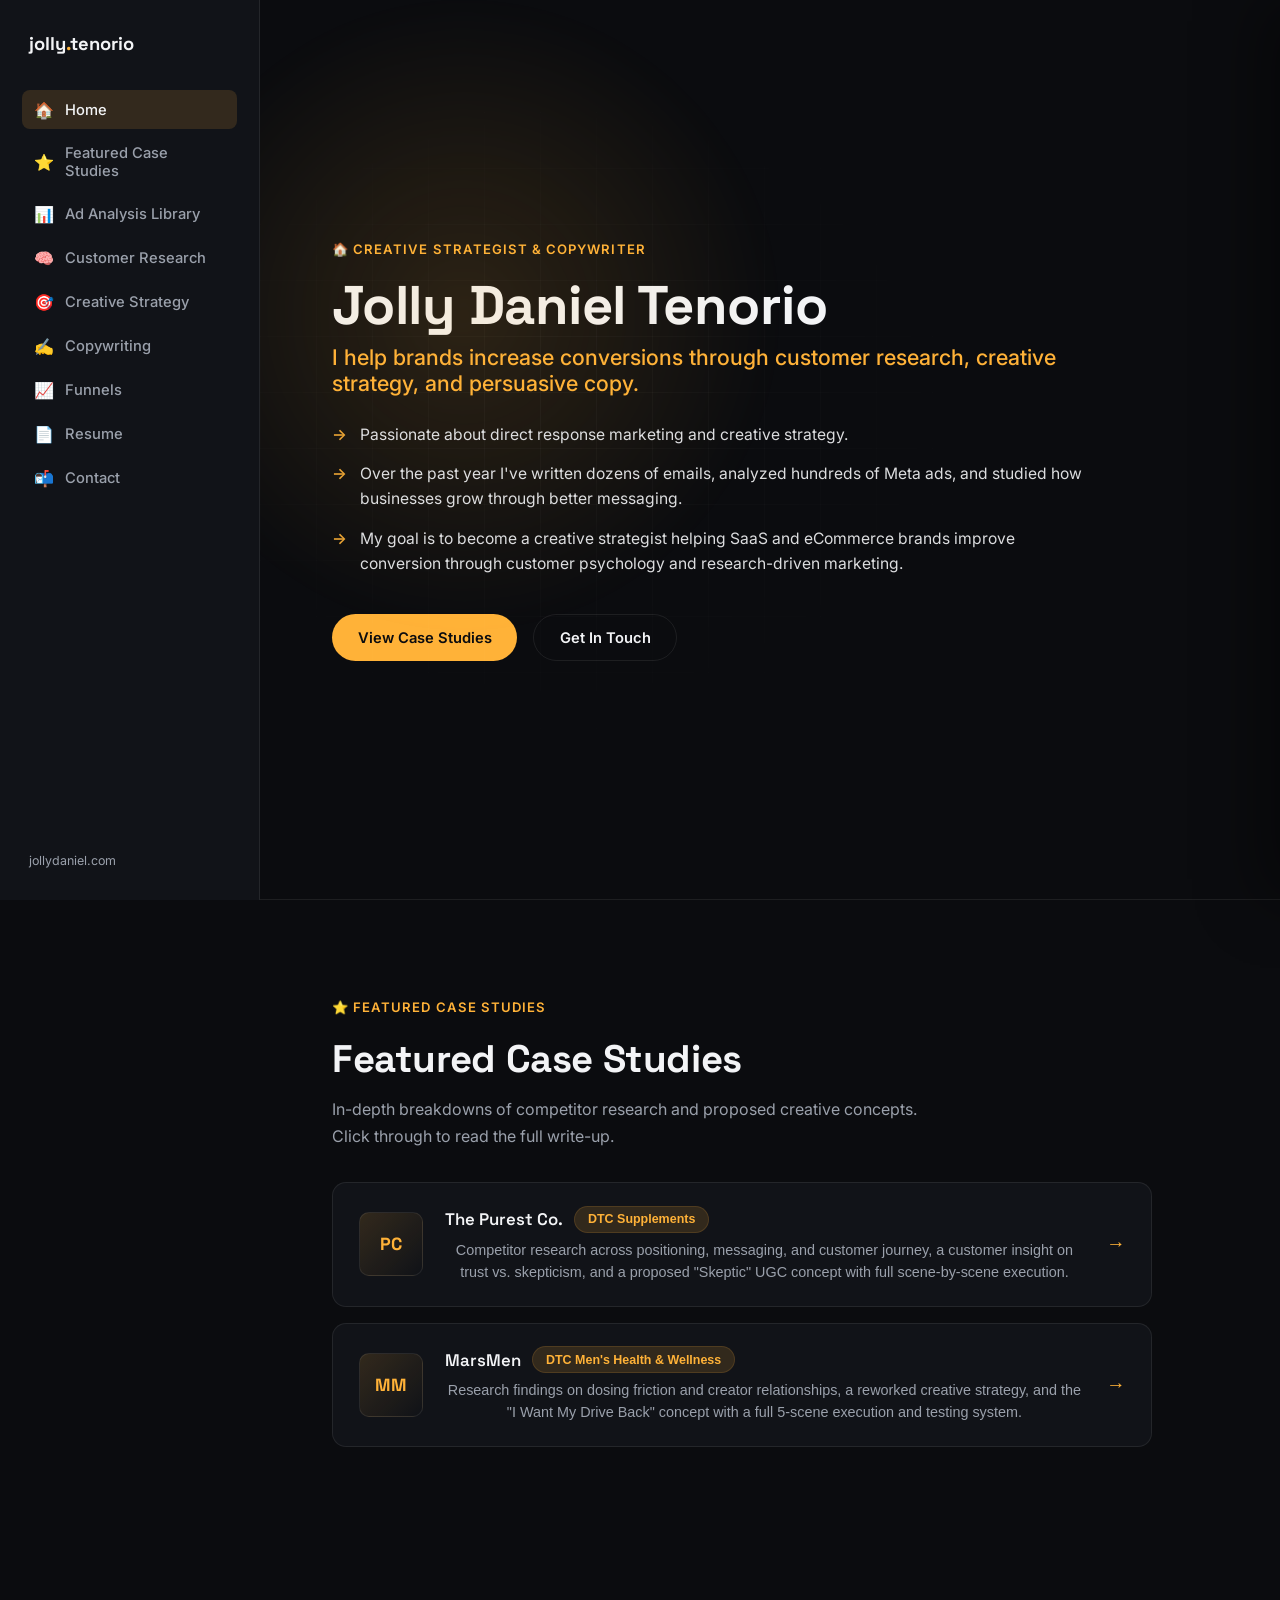
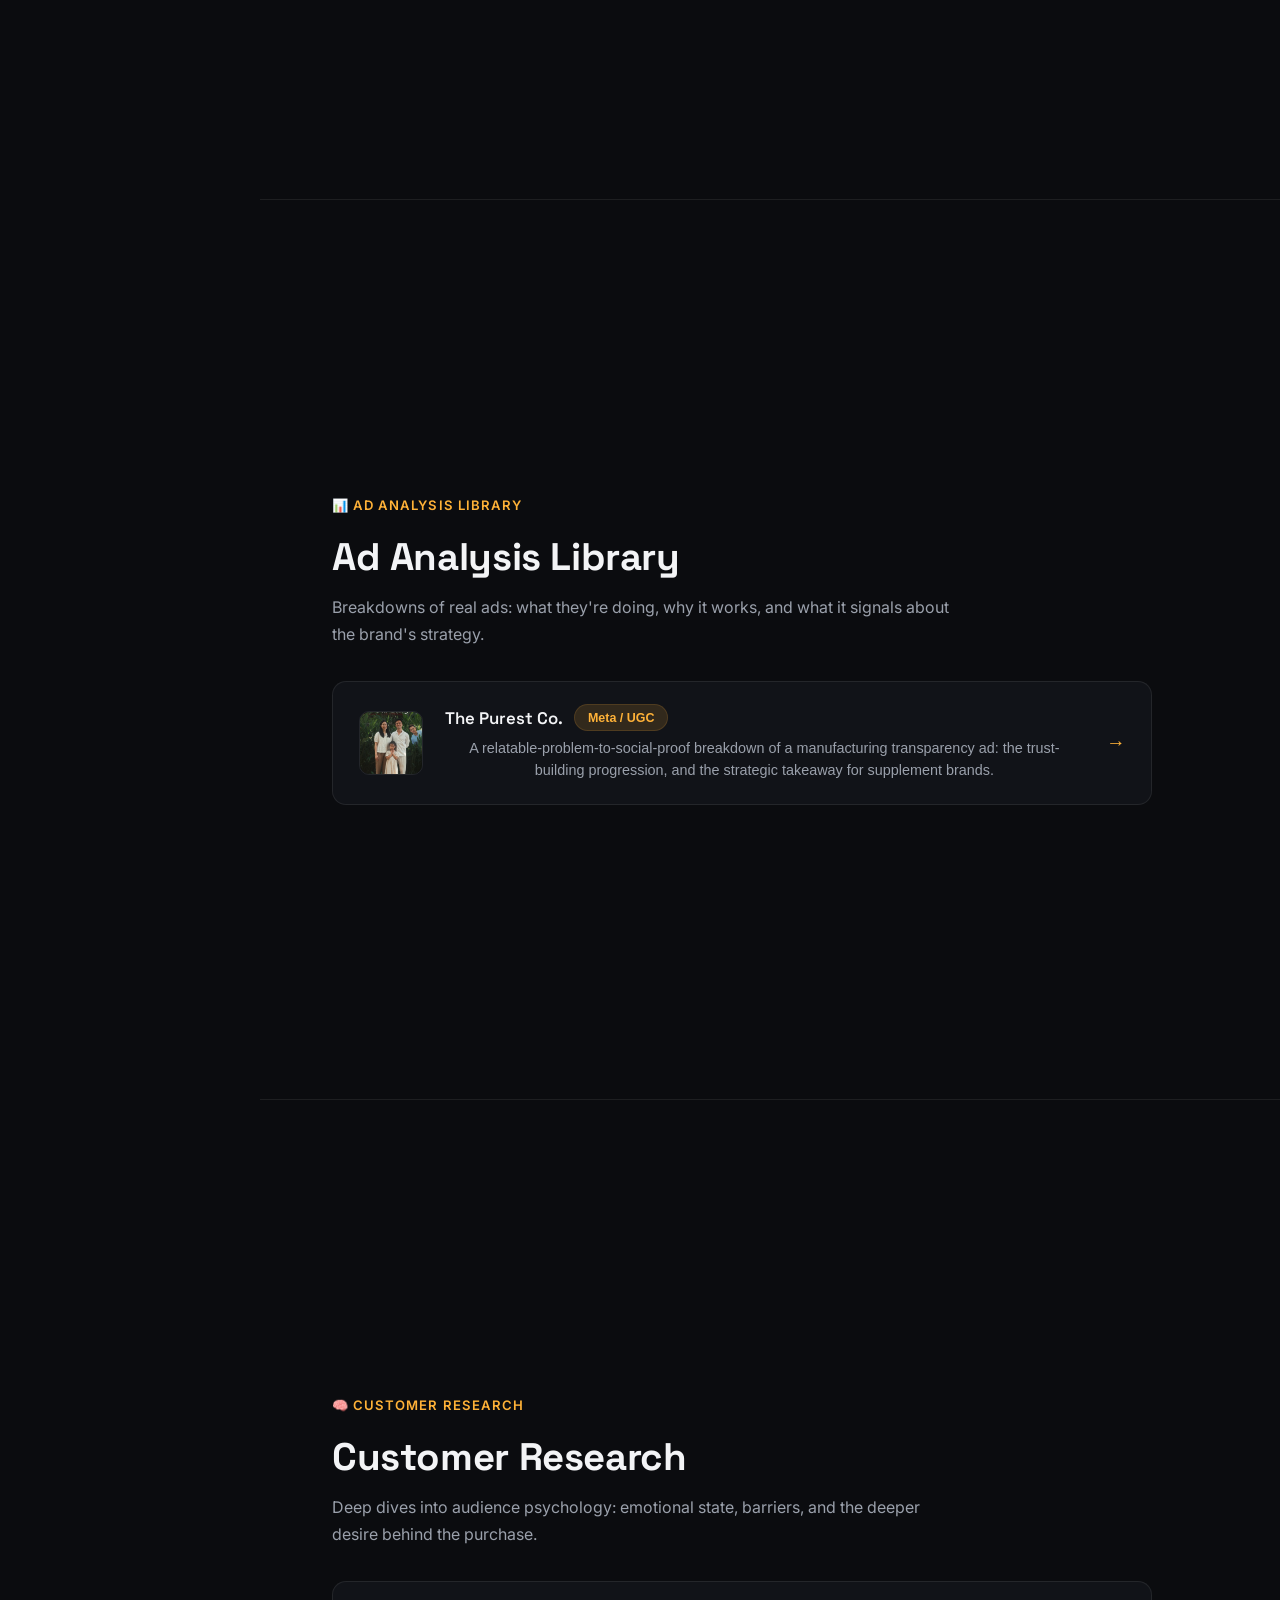
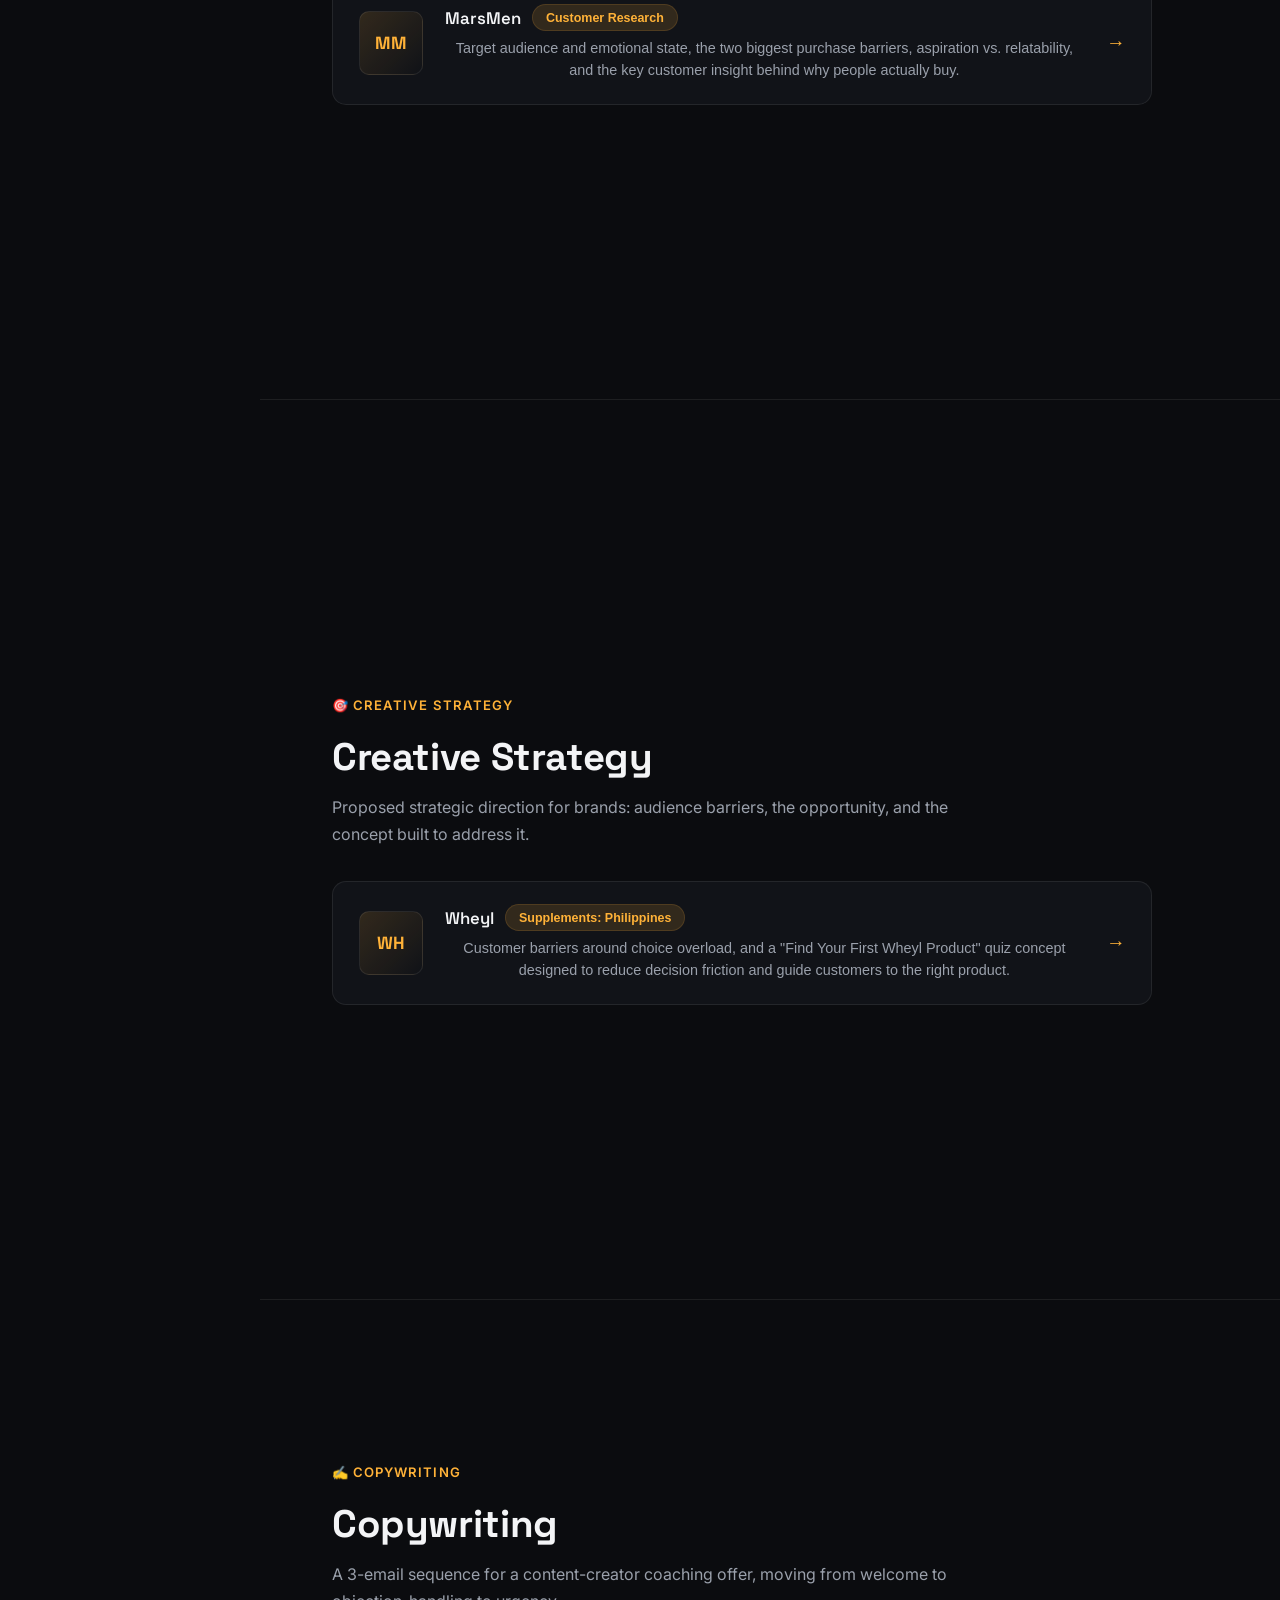
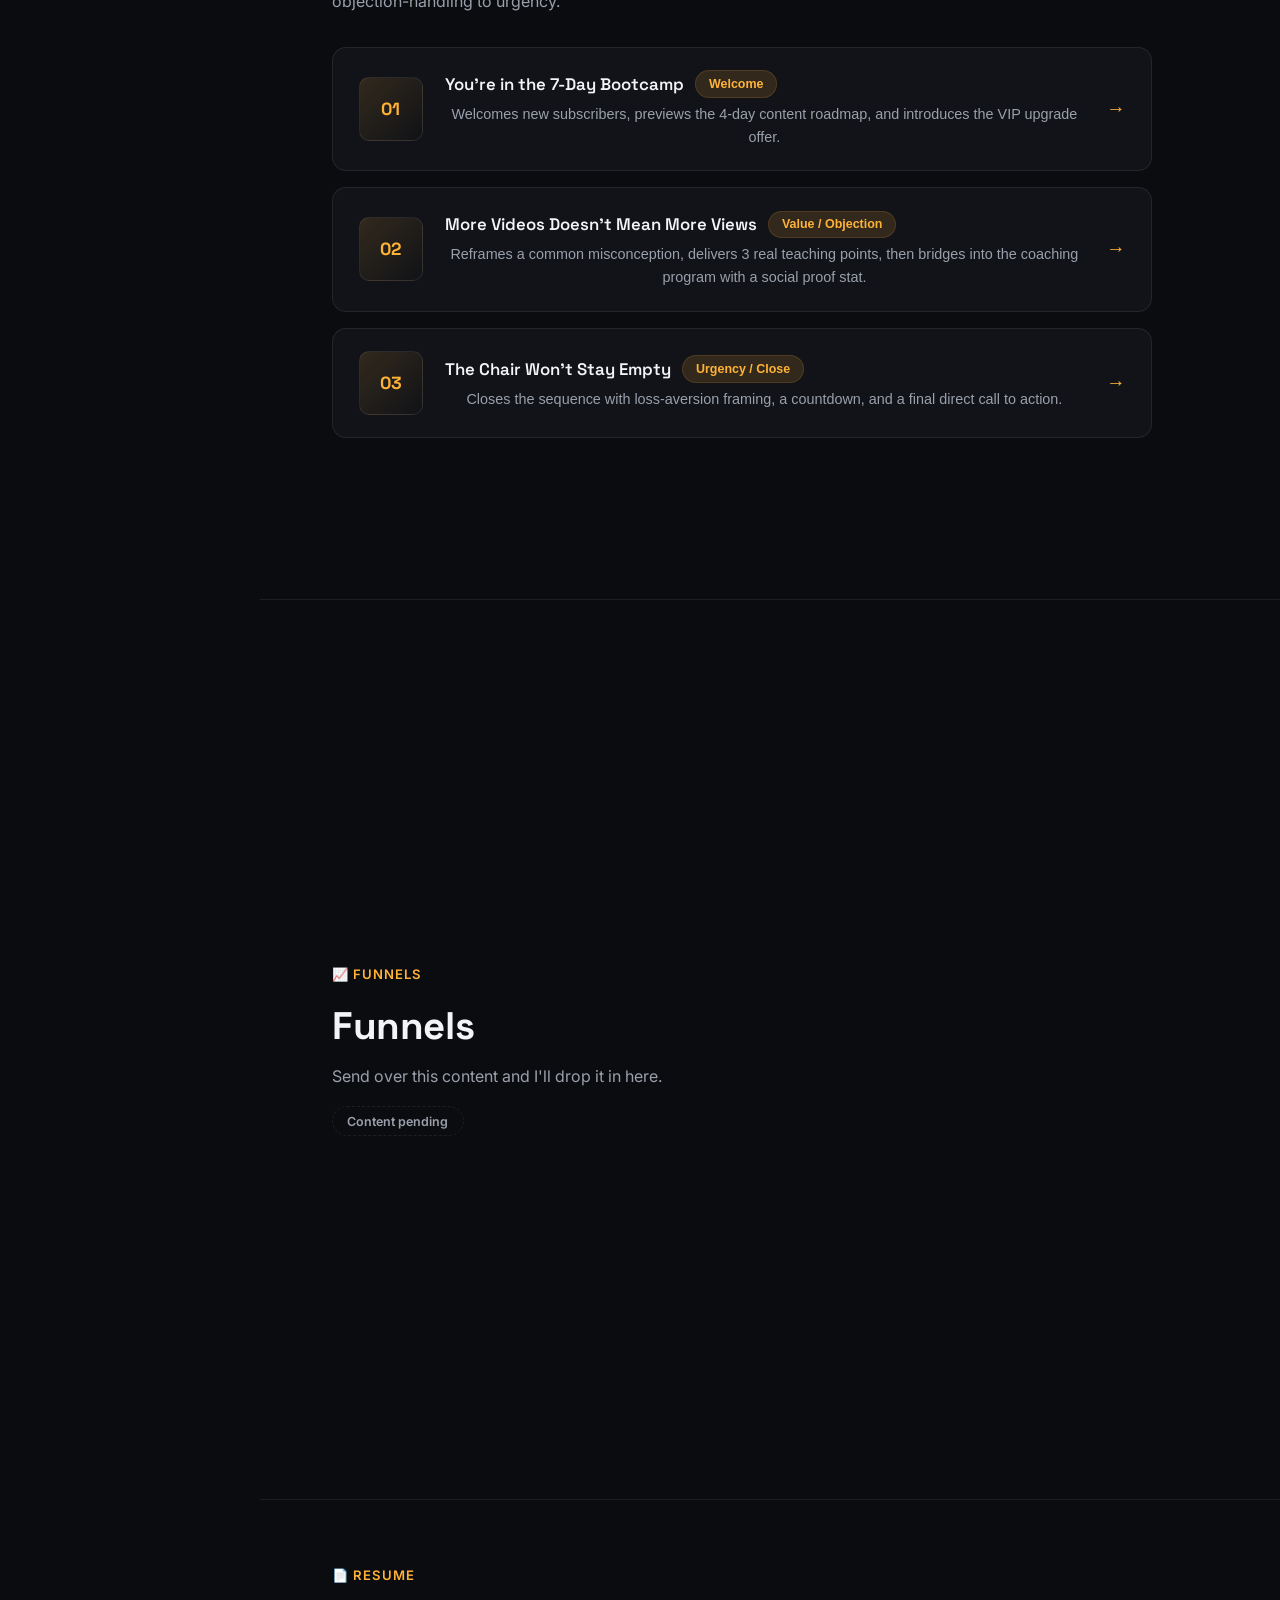
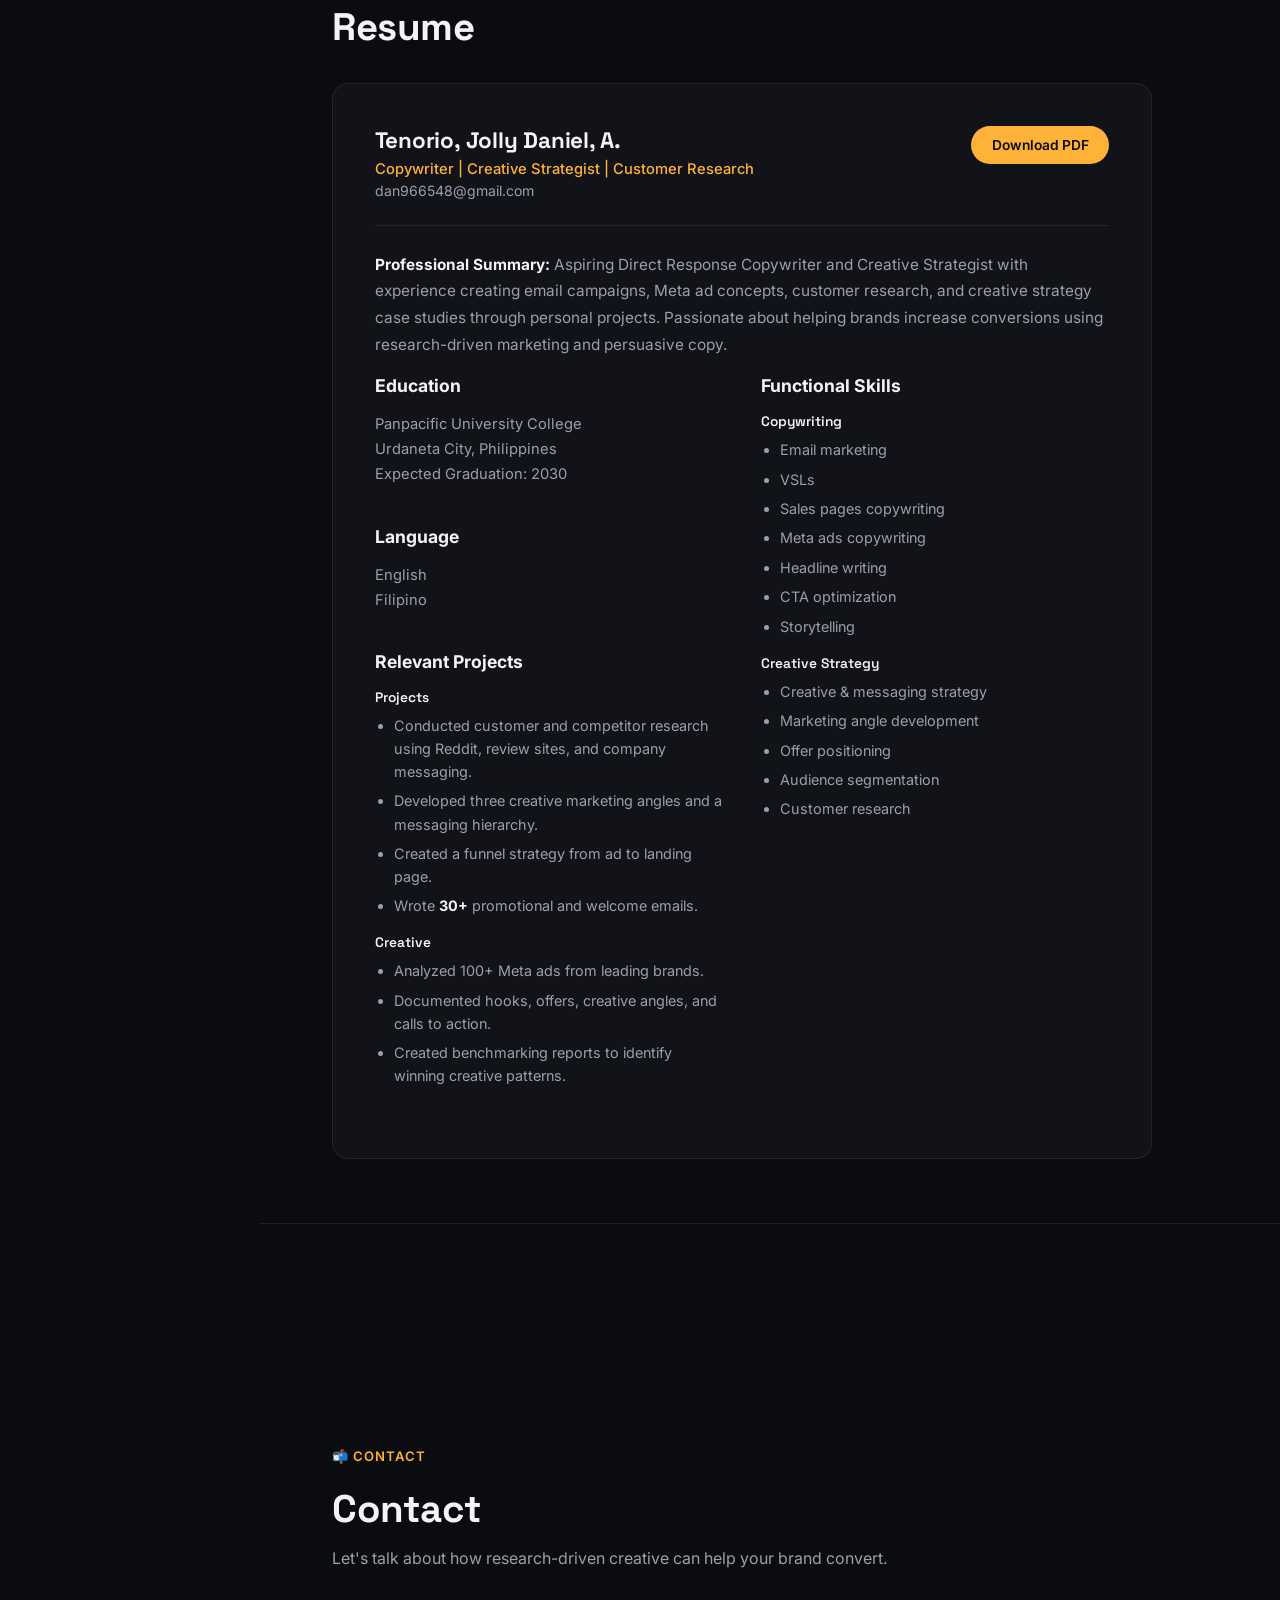
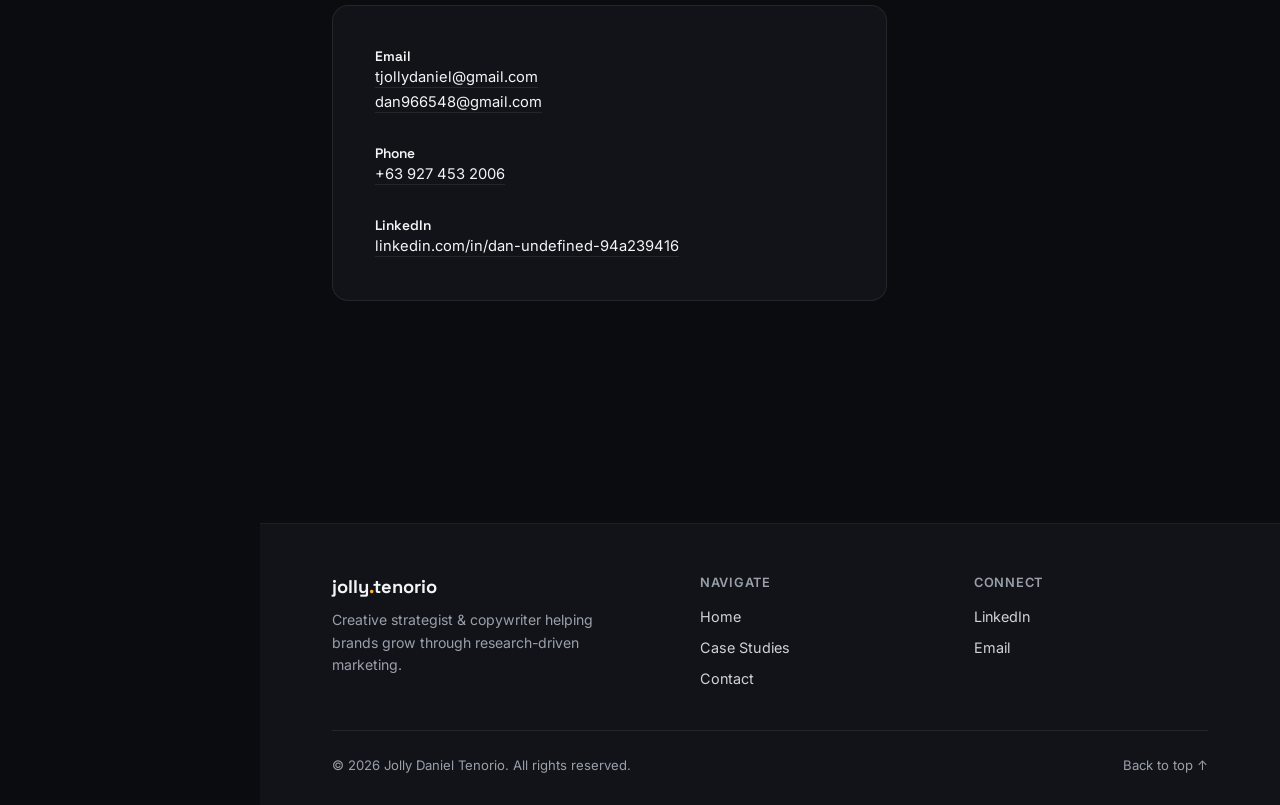
<file: portfolio.html>
<!DOCTYPE html>
<html lang="en">
<head>
<meta charset="UTF-8">
<meta name="viewport" content="width=device-width, initial-scale=1.0">
<title>Jolly Daniel Tenorio: Creative Strategist &amp; Copywriter</title>
<link rel="preconnect" href="https://fonts.googleapis.com">
<link rel="preconnect" href="https://fonts.gstatic.com" crossorigin>
<link href="https://fonts.googleapis.com/css2?family=Space+Grotesk:wght@400;500;600;700&family=Inter:wght@400;500;600&display=swap" rel="stylesheet">
<link rel="stylesheet" href="styles.css">
</head>
<body>

 <div class="topbar">
 <a href="#home" class="logo">jolly<span>.</span></a>
 <button class="nav-toggle" id="navToggle" aria-label="Toggle menu" aria-expanded="false">
 <span></span><span></span><span></span>
 </button>
 </div>

 <div class="layout">
 <aside class="sidebar" id="sidebar">
 <a href="#home" class="logo">jolly<span>.</span>tenorio</a>
 <ul class="nav-links">
 <li><a href="#home"><span class="ico">🏠</span>Home</a></li>
 <li><a href="#case-studies"><span class="ico">⭐</span>Featured Case Studies</a></li>
 <li><a href="#ad-library"><span class="ico">📊</span>Ad Analysis Library</a></li>
 <li><a href="#customer-research"><span class="ico">🧠</span>Customer Research</a></li>
 <li><a href="#creative-strategy"><span class="ico">🎯</span>Creative Strategy</a></li>
 <li><a href="#copywriting"><span class="ico">✍️</span>Copywriting</a></li>
 <li><a href="#funnels"><span class="ico">📈</span>Funnels</a></li>
 <li><a href="#resume"><span class="ico">📄</span>Resume</a></li>
 <li><a href="#contact"><span class="ico">📬</span>Contact</a></li>
 </ul>
 <div class="sidebar-foot">jollydaniel.com</div>
 </aside>

 <main class="main">

 <!-- HOME -->
 <section id="home">
 <div class="hero-grid"></div>
 <div class="hero-glow"></div>
 <div class="section-inner">
 <div class="eyebrow">🏠 Creative Strategist &amp; Copywriter</div>
 <h1 class="hero-name">Jolly Daniel Tenorio</h1>
 <p class="hero-role">I help brands increase conversions through customer research, creative strategy, and persuasive copy.</p>
 <ul class="hero-points">
 <li>Passionate about direct response marketing and creative strategy.</li>
 <li>Over the past year I've written dozens of emails, analyzed hundreds of Meta ads, and studied how businesses grow through better messaging.</li>
 <li>My goal is to become a creative strategist helping SaaS and eCommerce brands improve conversion through customer psychology and research-driven marketing.</li>
 </ul>
 <div class="cta-row">
 <a href="#case-studies" class="btn btn-primary">View Case Studies</a>
 <a href="#contact" class="btn btn-ghost">Get In Touch</a>
 </div>
 </div>
 </section>

  <!-- FEATURED CASE STUDIES -->
 <section id="case-studies">
 <div class="section-inner cs-inner">
 <div class="eyebrow">⭐ Featured Case Studies</div>
 <h2>Featured Case Studies</h2>
 <p class="lead">In-depth breakdowns of competitor research and proposed creative concepts. Click through to read the full write-up.</p>

 <div class="preview-list">
 <button type="button" class="preview-card" data-panel="purest-case-study">
 <div class="preview-thumb-placeholder">PC</div>
 <div class="preview-body">
 <div class="preview-top-row">
 <span class="preview-title">The Purest Co.</span>
 <span class="cs-tag">DTC Supplements</span>
 </div>
 <p class="preview-teaser">Competitor research across positioning, messaging, and customer journey, a customer insight on trust vs. skepticism, and a proposed "Skeptic" UGC concept with full scene-by-scene execution.</p>
 </div>
 <span class="preview-arrow">→</span>
 </button>

 <button type="button" class="preview-card" data-panel="marsmen-case-study">
 <div class="preview-thumb-placeholder">MM</div>
 <div class="preview-body">
 <div class="preview-top-row">
 <span class="preview-title">MarsMen</span>
 <span class="cs-tag">DTC Men's Health &amp; Wellness</span>
 </div>
 <p class="preview-teaser">Research findings on dosing friction and creator relationships, a reworked creative strategy, and the "I Want My Drive Back" concept with a full 5-scene execution and testing system.</p>
 </div>
 <span class="preview-arrow">→</span>
 </button>
 </div>
 </div>
</section>

  <!-- AD ANALYSIS LIBRARY -->
 <section id="ad-library">
 <div class="section-inner cs-inner">
 <div class="eyebrow">📊 Ad Analysis Library</div>
 <h2>Ad Analysis Library</h2>
 <p class="lead">Breakdowns of real ads: what they're doing, why it works, and what it signals about the brand's strategy.</p>

 <div class="preview-list">
 <button type="button" class="preview-card" data-panel="purest-ad-analysis">
 <img src="purest-ad-screenshot.png" alt="The Purest Co. ad screenshot" class="preview-thumb">
 <div class="preview-body">
 <div class="preview-top-row">
 <span class="preview-title">The Purest Co.</span>
 <span class="cs-tag">Meta / UGC</span>
 </div>
 <p class="preview-teaser">A relatable-problem-to-social-proof breakdown of a manufacturing transparency ad: the trust-building progression, and the strategic takeaway for supplement brands.</p>
 </div>
 <span class="preview-arrow">→</span>
 </button>
 </div>
 </div>
</section>

  <!-- CUSTOMER RESEARCH -->
 <section id="customer-research">
 <div class="section-inner cs-inner">
 <div class="eyebrow">🧠 Customer Research</div>
 <h2>Customer Research</h2>
 <p class="lead">Deep dives into audience psychology: emotional state, barriers, and the deeper desire behind the purchase.</p>

 <div class="preview-list">
 <button type="button" class="preview-card" data-panel="marsmen-customer-research">
 <div class="preview-thumb-placeholder">MM</div>
 <div class="preview-body">
 <div class="preview-top-row">
 <span class="preview-title">MarsMen</span>
 <span class="cs-tag">Customer Research</span>
 </div>
 <p class="preview-teaser">Target audience and emotional state, the two biggest purchase barriers, aspiration vs. relatability, and the key customer insight behind why people actually buy.</p>
 </div>
 <span class="preview-arrow">→</span>
 </button>
 </div>
 </div>
</section>

  <!-- CREATIVE STRATEGY -->
 <section id="creative-strategy">
 <div class="section-inner cs-inner">
 <div class="eyebrow">🎯 Creative Strategy</div>
 <h2>Creative Strategy</h2>
 <p class="lead">Proposed strategic direction for brands: audience barriers, the opportunity, and the concept built to address it.</p>

 <div class="preview-list">
 <button type="button" class="preview-card" data-panel="wheyl-creative-strategy">
 <div class="preview-thumb-placeholder">WH</div>
 <div class="preview-body">
 <div class="preview-top-row">
 <span class="preview-title">Wheyl</span>
 <span class="cs-tag">Supplements: Philippines</span>
 </div>
 <p class="preview-teaser">Customer barriers around choice overload, and a "Find Your First Wheyl Product" quiz concept designed to reduce decision friction and guide customers to the right product.</p>
 </div>
 <span class="preview-arrow">→</span>
 </button>
 </div>
 </div>
</section>

 <!-- COPYWRITING -->
 <section id="copywriting">
 <div class="section-inner cs-inner">
 <div class="eyebrow">✍️ Copywriting</div>
 <h2>Copywriting</h2>
 <p class="lead">A 3-email sequence for a content-creator coaching offer, moving from welcome to objection-handling to urgency.</p>

 <div class="preview-list">
 <button type="button" class="preview-card" data-panel="email-1-welcome">
 <div class="preview-thumb-placeholder">01</div>
 <div class="preview-body">
 <div class="preview-top-row">
 <span class="preview-title">You're in the 7-Day Bootcamp</span>
 <span class="cs-tag">Welcome</span>
 </div>
 <p class="preview-teaser">Welcomes new subscribers, previews the 4-day content roadmap, and introduces the VIP upgrade offer.</p>
 </div>
 <span class="preview-arrow">→</span>
 </button>

 <button type="button" class="preview-card" data-panel="email-2-value">
 <div class="preview-thumb-placeholder">02</div>
 <div class="preview-body">
 <div class="preview-top-row">
 <span class="preview-title">More Videos Doesn't Mean More Views</span>
 <span class="cs-tag">Value / Objection</span>
 </div>
 <p class="preview-teaser">Reframes a common misconception, delivers 3 real teaching points, then bridges into the coaching program with a social proof stat.</p>
 </div>
 <span class="preview-arrow">→</span>
 </button>

 <button type="button" class="preview-card" data-panel="email-3-urgency">
 <div class="preview-thumb-placeholder">03</div>
 <div class="preview-body">
 <div class="preview-top-row">
 <span class="preview-title">The Chair Won't Stay Empty</span>
 <span class="cs-tag">Urgency / Close</span>
 </div>
 <p class="preview-teaser">Closes the sequence with loss-aversion framing, a countdown, and a final direct call to action.</p>
 </div>
 <span class="preview-arrow">→</span>
 </button>
 </div>
 </div>
</section>

 <!-- FUNNELS -->
 <section id="funnels">
 <div class="section-inner">
 <div class="eyebrow">📈 Funnels</div>
 <h2>Funnels</h2>
 <p class="lead">Send over this content and I'll drop it in here.</p>
 <span class="placeholder-tag">Content pending</span>
 </div>
 </section>

 <!-- RESUME -->
 <section id="resume">
 <div class="section-inner cs-inner">
 <div class="eyebrow">📄 Resume</div>
 <h2>Resume</h2>

 <div class="resume-card">
 <div class="resume-top">
 <div>
 <h3 class="resume-name">Tenorio, Jolly Daniel, A.</h3>
 <p class="resume-role">Copywriter | Creative Strategist | Customer Research</p>
 <p class="resume-email">dan966548@gmail.com</p>
 </div>
 <a href="resume.pdf" download class="btn btn-primary resume-download">Download PDF</a>
 </div>

 <p class="resume-summary"><strong style="color:var(--white)">Professional Summary:</strong> Aspiring Direct Response Copywriter and Creative Strategist with experience creating email campaigns, Meta ad concepts, customer research, and creative strategy case studies through personal projects. Passionate about helping brands increase conversions using research-driven marketing and persuasive copy.</p>

 <div class="resume-columns">
 <div>
 <div class="resume-block">
 <h4 class="cs-subhead" style="margin-top:0;">Education</h4>
 <p class="resume-text">Panpacific University College<br>Urdaneta City, Philippines<br>Expected Graduation: 2030</p>
 </div>

 <div class="resume-block">
 <h4 class="cs-subhead">Language</h4>
 <p class="resume-text">English<br>Filipino</p>
 </div>

 <div class="resume-block">
 <h4 class="cs-subhead">Relevant Projects</h4>
 <p class="resume-label">Projects</p>
 <ul class="resume-ul">
 <li>Conducted customer and competitor research using Reddit, review sites, and company messaging.</li>
 <li>Developed three creative marketing angles and a messaging hierarchy.</li>
 <li>Created a funnel strategy from ad to landing page.</li>
 <li>Wrote <strong style="color:var(--white)">30+</strong> promotional and welcome emails.</li>
 </ul>
 <p class="resume-label" style="margin-top:1rem;">Creative</p>
 <ul class="resume-ul">
 <li>Analyzed 100+ Meta ads from leading brands.</li>
 <li>Documented hooks, offers, creative angles, and calls to action.</li>
 <li>Created benchmarking reports to identify winning creative patterns.</li>
 </ul>
 </div>
 </div>

 <div>
 <div class="resume-block">
 <h4 class="cs-subhead" style="margin-top:0;">Functional Skills</h4>
 <p class="resume-label">Copywriting</p>
 <ul class="resume-ul">
 <li>Email marketing</li>
 <li>VSLs</li>
 <li>Sales pages copywriting</li>
 <li>Meta ads copywriting</li>
 <li>Headline writing</li>
 <li>CTA optimization</li>
 <li>Storytelling</li>
 </ul>
 <p class="resume-label" style="margin-top:1rem;">Creative Strategy</p>
 <ul class="resume-ul">
 <li>Creative &amp; messaging strategy</li>
 <li>Marketing angle development</li>
 <li>Offer positioning</li>
 <li>Audience segmentation</li>
 <li>Customer research</li>
 </ul>
 </div>
 </div>
 </div>
 </div>
 </div>
 </section>

 <!-- CONTACT -->
 <section id="contact">
 <div class="section-inner cs-inner">
 <div class="eyebrow">📬 Contact</div>
 <h2>Contact</h2>
 <p class="lead">Let's talk about how research-driven creative can help your brand convert.</p>

 <div class="resume-card">
 <div class="resume-block">
 <p class="resume-label">Email</p>
 <p class="resume-text">
 <a href="mailto:tjollydaniel@gmail.com" class="contact-link">tjollydaniel@gmail.com</a><br>
 <a href="mailto:dan966548@gmail.com" class="contact-link">dan966548@gmail.com</a>
 </p>
 </div>

 <div class="resume-block">
 <p class="resume-label">Phone</p>
 <p class="resume-text"><a href="tel:+639274532006" class="contact-link">+63 927 453 2006</a></p>
 </div>

 <div class="resume-block" style="margin-bottom:0;">
 <p class="resume-label">LinkedIn</p>
 <p class="resume-text"><a href="https://www.linkedin.com/in/dan-undefined-94a239416" target="_blank" rel="noopener" class="contact-link">linkedin.com/in/dan-undefined-94a239416</a></p>
 </div>
 </div>
 </div>
 </section>

 <!-- FOOTER -->
 <footer class="footer">
 <div class="footer-inner">
 <div>
 <div class="footer-brand">jolly<span>.</span>tenorio</div>
 <p class="footer-tagline">Creative strategist &amp; copywriter helping brands grow through research-driven marketing.</p>
 </div>

 <div class="footer-col">
 <h4>Navigate</h4>
 <ul>
 <li><a href="#home">Home</a></li>
 <li><a href="#case-studies">Case Studies</a></li>
 <li><a href="#contact">Contact</a></li>
 </ul>
 </div>

 <div class="footer-col">
 <h4>Connect</h4>
 <ul>
 <li><a href="https://www.linkedin.com/in/dan-undefined-94a239416" target="_blank" rel="noopener">LinkedIn</a></li>
 <li><a href="mailto:tjollydaniel@gmail.com">Email</a></li>
 </ul>
 </div>
 </div>

 <div class="footer-bottom">
 <span>&copy; 2026 Jolly Daniel Tenorio. All rights reserved.</span>
 <a href="#home">Back to top ↑</a>
 </div>
 </footer>

 </main>
 </div>

 <script>
 const toggle = document.getElementById('navToggle');
 const sidebar = document.getElementById('sidebar');

 toggle.addEventListener('click', () => {
 const isOpen = sidebar.classList.toggle('open');
 toggle.classList.toggle('active');
 toggle.setAttribute('aria-expanded', isOpen);
 });

 sidebar.querySelectorAll('a').forEach(link => {
 link.addEventListener('click', () => {
 sidebar.classList.remove('open');
 toggle.classList.remove('active');
 toggle.setAttribute('aria-expanded', false);
 });
 });

 // active link highlight on scroll
 const sections = document.querySelectorAll('main section[id]');
 const navItems = document.querySelectorAll('.nav-links a');

 const observer = new IntersectionObserver((entries) => {
 entries.forEach(entry => {
 if(entry.isIntersecting){
 navItems.forEach(link => link.classList.remove('active'));
 const active = document.querySelector(`.nav-links a[href="#${entry.target.id}"]`);
 if(active) active.classList.add('active');
 }
 });
 }, { threshold: 0.5 });

 sections.forEach(sec => observer.observe(sec));
 </script>



 <!-- SLIDE-IN DETAIL PANEL -->
 <div class="panel-backdrop" id="panelBackdrop"></div>
 <aside class="detail-panel" id="detailPanel" aria-hidden="true">
 <div class="detail-panel-topbar">
 <button type="button" class="panel-close" id="panelClose">&larr; Back to Portfolio</button>
 </div>
 <div class="detail-panel-body" id="detailPanelBody"></div>
 </aside>

 <!-- HIDDEN CONTENT TEMPLATES -->

 <template id="tpl-purest-case-study">
<article class="case-study">
 <header class="cs-header">
 <h3>The Purest Co.</h3>
 <span class="cs-tag">DTC Supplements</span>
 </header>

 <p class="cs-objective"><strong>Objective:</strong>Conduct competitor research to identify strengths, weaknesses, and opportunities across positioning, messaging, creative, and customer journey.</p>

 <h4 class="cs-subhead">Key Findings</h4>
 <div class="findings-grid">
 <div class="finding-card">
 <span class="finding-num">01</span>
 <h5>Social Proof</h5>
 <p>Strongest around established hero products, while newer SKUs have considerably less review volume.</p>
 </div>
 <div class="finding-card">
 <span class="finding-num">02</span>
 <h5>Transparency</h5>
 <p>A major positioning pillar, reinforced through the brand's Purest Promise, PurestLabs, and lab-testing information.</p>
 </div>
 <div class="finding-card">
 <span class="finding-num">03</span>
 <h5>Customer Journey</h5>
 <p>Incorporates guided selling, subscriptions, and loyalty mechanisms to move customers toward purchase and repeat purchasing.</p>
 </div>
 </div>

 <h4 class="cs-subhead">Customer Insight</h4>
 <blockquote class="cs-quote">The customer isn't simply looking for a supplement: they need a reason to trust one.</blockquote>
 <p>Purest repeatedly addresses skepticism through transparency, testimonials, product demonstrations, and testing information.</p>

 <h4 class="cs-subhead">Strategic Opportunity</h4>
 <p>Based on the research, skepticism can be treated as a creative opportunity rather than something to avoid. Instead of immediately telling customers <em>"our product works,"</em> the creative can acknowledge their skepticism and allow the customer's journey and available evidence to build trust.</p>

 <div class="flow-row">
 <span>Skepticism</span><span class="flow-arrow">→</span>
 <span>Trial</span><span class="flow-arrow">→</span>
 <span>Experience</span><span class="flow-arrow">→</span>
 <span>Proof</span><span class="flow-arrow">→</span>
 <span>Purchase</span>
 </div>

 <h4 class="cs-subhead">Creative Concept 01: "The Skeptic"</h4>
 <p class="cs-meta"><strong>Format:</strong>UGC &nbsp;·&nbsp; <strong>Objective:</strong>Turn customer skepticism into the opening hook and use the customer's journey to build curiosity and trust.</p>

 <ol class="ugc-structure">
 <li><strong>Hook</strong>: <span class="narrator-line">"I know this probably isn't going to work... but I'm trying it anyway."</span></li>
 <li><strong>Set Up</strong>: The creator explains why they're skeptical and decides to try the product.</li>
 <li><strong>Journey</strong>: Show product usage, daily routine, and progress.</li>
 <li><strong>Payoff</strong>: <span class="narrator-line">"Okay... I actually didn't expect this."</span></li>
 <li><strong>Proof</strong>: Use genuine customer experiences, testimonials, or substantiated product evidence.</li>
 <li><strong>CTA</strong>: <span class="narrator-line">"See what Purest is about."</span></li>
 </ol>

 <h4 class="cs-subhead">Execution</h4>

 <div class="scene">
 <div class="scene-title">Scene 01: Problem Recognition</div>
 <p>Introduce four different customer need-states: menopause-related concerns, skin concerns, breakouts, and bloating.</p>
 <p class="narrator-line">"Looking for support with menopause, clearer-looking skin, breakouts, or bloating?"</p>
 <p class="scene-note">Purpose: make the viewer recognize their own problem before introducing the products.</p>
 </div>

 <div class="scene">
 <div class="scene-title">Scene 02: Product Relevance</div>
 <p>Show each person holding the relevant Purest product. Instead of simply presenting the product name, briefly communicate what each product is designed to support.</p>
 <p class="narrator-line">"The Purest Co. created targeted formulas designed to support each of these needs."</p>
 <p class="scene-note">Then transition into the brand's available evidence, product information, and customer experiences.</p>
 </div>

 <div class="scene">
 <div class="scene-title">Scene 03: Proof</div>
 <p>Show relevant customer testimonials, product demonstrations, reviews, testing information, and genuine customer experiences.</p>
 <p class="narrator-line">"Don't just take our word for it. See what customers experienced for themselves."</p>
 <p class="scene-note">Purpose: address the trust barrier identified during the research.</p>
 </div>

 <div class="scene">
 <div class="scene-title">Scene 04: Offer</div>
 <p>Present the relevant offer using the current verified pricing.</p>
 <p class="price-example"><span class="price-old">₱5,100</span> → <span class="price-new">₱4,300</span></p>
 <p class="narrator-line">"Start your 30-day routine today."</p>
 </div>

 <h4 class="cs-subhead">Why This Creative Could Work</h4>
 <div class="reasons-grid">
 <div class="reason">
 <span class="finding-num">01</span>
 <h5>Problem Before Product</h5>
 <p>Most supplement advertising begins by showing the product. This concept starts with the customer's problem so the viewer identifies with the situation first.</p>
 </div>
 <div class="reason">
 <span class="finding-num">02</span>
 <h5>Make the Product Relevant</h5>
 <p>Rather than simply displaying the product, each product is connected to a specific customer need-state.</p>
 </div>
 <div class="reason">
 <span class="finding-num">03</span>
 <h5>Address Skepticism</h5>
 <p>The creative acknowledges skepticism instead of pretending it doesn't exist, then introduces testimonials and evidence to address that concern.</p>
 </div>
 <div class="reason">
 <span class="finding-num">04</span>
 <h5>Value Framing</h5>
 <p>The final section presents the offer with a reference price to increase the perceived value of the purchase.</p>
 </div>
 </div>

 <h4 class="cs-subhead">Testing Hypothesis</h4>
 <p>This is a proposed creative concept, not a campaign with measured results. I would test this concept against alternative creative angles such as:</p>
 <ul class="angle-list">
 <li><strong>The Skeptic</strong>: skepticism → proof</li>
 <li><strong>The Problem/Solution</strong>: problem → product → solution</li>
 <li><strong>The 30-Day Journey</strong>: trial → experience → outcome</li>
 </ul>
 <p>The goal would be to determine which angle produces the strongest response from the target audience.</p>
 </article>
 </template>

 <template id="tpl-marsmen-case-study">
<article class="case-study">
 <header class="cs-header">
 <h3>MarsMen</h3>
 <span class="cs-tag">DTC Men's Health &amp; Wellness</span>
 </header>

 <p class="cs-objective"><strong>Objective:</strong>Research MarsMen's existing marketing and identify opportunities to create a more performance-focused advertising approach.</p>
 <ul class="angle-list">
 <li>Analyze existing positioning, messaging, and creative.</li>
 <li>Identify gaps and opportunities.</li>
 <li>Develop a creative strategy based on those findings.</li>
 <li>Create a proposed performance advertisement.</li>
 </ul>

 <h4 class="cs-subhead">01: Research Findings</h4>

 <div class="finding-card" style="margin-bottom:1.2rem;">
 <h5>Observation 01: Dosing Could Create Friction</h5>
 <p>MarsMen's recommended serving requires multiple capsules. For someone unfamiliar with the product, that could raise questions: why so many capsules, how they should be taken, and how it fits into a daily routine.</p>
 <p><strong style="color:var(--white)">Strategic opportunity:</strong> make the routine simple and transparent rather than leaving the customer to figure it out.</p>
 <p class="narrator-line">"Why does MarsMen require five capsules?"</p>
 <div class="flow-row" style="margin-top:0.8rem;">
 <span>Breakfast</span><span class="flow-arrow">→</span>
 <span>Daily serving</span><span class="flow-arrow">→</span>
 <span>Continue your routine</span>
 </div>
 <p class="scene-note" style="margin-top:0.6rem;">Goal: remove uncertainty around the product rather than allowing dosing to become a barrier.</p>
 </div>

 <div class="finding-card">
 <h5>Observation 02: MarsMen Already Has Creator Relationships</h5>
 <p>MarsMen already works with ambassadors and creators. The opportunity isn't to use more creators: it's to turn those relationships into a structured source of performance creative, giving creators specific angles, problems, and hooks instead of a general brief.</p>
 <div class="flow-row" style="margin-top:0.8rem;">
 <span>Creator</span><span class="flow-arrow">→</span>
 <span>Angle</span><span class="flow-arrow">→</span>
 <span>Hooks</span><span class="flow-arrow">→</span>
 <span>Variations</span><span class="flow-arrow">→</span>
 <span>Testing</span><span class="flow-arrow">→</span>
 <span>Winning concept</span><span class="flow-arrow">→</span>
 <span>Iteration</span>
 </div>
 <p class="scene-note" style="margin-top:0.6rem;">This creates a repeatable creative system rather than relying on individual pieces of content.</p>
 </div>

 <h4 class="cs-subhead">02: Creative Strategy</h4>
 <p>MarsMen has a strong performance-oriented identity built around athletes, ambition, drive, and masculinity: that stays. What changes is how the athlete is used in the advertisement.</p>
 <div class="flow-row"><span>Current:</span><span>Athlete</span><span class="flow-arrow">→</span><span>MarsMen</span><span class="flow-arrow">→</span><span>Brand message</span></div>
 <div class="flow-row" style="margin-top:0.7rem;"><span>Proposed:</span><span>Problem</span><span class="flow-arrow">→</span><span>Athlete's experience</span><span class="flow-arrow">→</span><span>Attempts to solve</span><span class="flow-arrow">→</span><span>MarsMen</span><span class="flow-arrow">→</span><span>Experience</span><span class="flow-arrow">→</span><span>CTA</span></div>
 <p style="margin-top:1rem;">The athlete becomes more than a spokesperson: he becomes the person experiencing the problem, giving the audience a reason to care before the product appears.</p>

 <h4 class="cs-subhead">03: Creative Concept: "I Want My Drive Back"</h4>
 <p class="cs-meta"><strong>Format:</strong>Paid UGC / Creator-Led Performance Ad</p>
 <p>An athlete realizes the drive and motivation he once had doesn't feel the same anymore. He tries to improve his routine, and eventually: in a moment of frustration: discovers MarsMen and incorporates it into his routine.</p>
 <div class="flow-row"><span>Losing the drive</span><span class="flow-arrow">→</span><span>Trying to fix it</span><span class="flow-arrow">→</span><span>Discovery</span><span class="flow-arrow">→</span><span>Progress</span><span class="flow-arrow">→</span><span>Taking action</span></div>

 <h4 class="cs-subhead">04: Creative Execution</h4>

 <div class="scene">
 <div class="scene-title">Scene 01: Problem Recognition</div>
 <p class="narrator-line">"I started thinking my age was finally catching up with me."</p>
 <p class="narrator-line">"I used to train because I wanted to win."</p>
 <p class="narrator-line">"Now I just wanted to finish and go home."</p>
 <p style="margin-top:0.6rem;"><strong style="color:var(--white)">Visual:</strong> the athlete is training, but the energy is intentionally low: slower movements, minimal expression, muted tone. He narrates over his own training footage.</p>
 <p class="scene-note">MarsMen already leans on athletes for identity: instead of removing that, the athlete introduces a customer problem before the product is named, giving the viewer a reason to keep watching.</p>
 </div>

 <div class="scene">
 <div class="scene-title">Scene 02: Trying To Fix It</div>
 <p class="narrator-line">"So I tried fixing everything I could."</p>
 <p>Show better sleep, cleaner nutrition, consistent training, maintaining his routine.</p>
 <p class="narrator-line">"And yeah, it helped. But I didn't want to just maintain. I wanted the same drive I had when I first started."</p>
 <p class="scene-note">Showing what he already tried makes the story believable and opens a gap between "I'm doing the right things" and "I still don't feel like myself": a natural entry point for the product.</p>
 </div>

 <div class="scene">
 <div class="scene-title">Scene 03: The Discovery</div>
 <p class="narrator-line">"Then, in a desperate moment, I found MarsMen."</p>
 <p class="narrator-line">"I wasn't expecting everything to change overnight. I just wanted something that could support what I was already doing."</p>
 <p style="margin-top:0.6rem;"><strong style="color:var(--white)">Visual:</strong>MarsMen is introduced naturally into his morning routine: not a dramatic product shot.</p>
 <p class="scene-note">Because the audience has already seen problem → frustration → attempts to solve it, MarsMen becomes a discovery rather than an advertisement interruption.</p>
 </div>

 <div class="scene">
 <div class="scene-title">Scene 04: The Change</div>
 <div class="flow-row"><span>Before: low energy, slower movement, muted environment</span></div>
 <div class="flow-row" style="margin-top:0.6rem;"><span>After: more energy, faster movement, brighter environment</span></div>
 <p class="narrator-line" style="margin-top:0.6rem;">"I didn't want to become someone else. I just wanted that drive I had when I first started."</p>
 <p class="scene-note">The payoff isn't "MarsMen magically changed me": it's "I found the drive I was looking for," connecting the product to the emotional motivation without an unsupported guarantee.</p>
 </div>

 <div class="scene">
 <div class="scene-title">Scene 05: CTA</div>
 <p>The athlete finishes his routine and prepares to train as the music peaks.</p>
 <p class="narrator-line">"If you're looking for that drive again, see what MarsMen is about."</p>
 <p class="scene-note">The CTA closes the loop opened in Scene 01: "I don't feel the same anymore" answered by "looking for that drive again?": so it feels connected to the story rather than a generic "Buy Now."</p>
 </div>

 <h4 class="cs-subhead">05: Why The Concept Could Work</h4>
 <div class="flow-row"><span>Problem</span><span class="flow-arrow">→</span><span>Recognition</span><span class="flow-arrow">→</span><span>Attempts to solve</span><span class="flow-arrow">→</span><span>Discovery</span><span class="flow-arrow">→</span><span>Product</span><span class="flow-arrow">→</span><span>Experience/Proof</span><span class="flow-arrow">→</span><span>Action</span></div>
 <p style="margin-top:1rem;">The ad doesn't ask the audience to care about MarsMen first: it asks them to care about the problem. Once they recognize it, MarsMen has a natural role within the story.</p>

 <h4 class="cs-subhead">06: Why This Is Different</h4>
 <p>MarsMen's existing athlete/performance identity stays. What changes is the athlete's role: from <strong style="color:var(--white)">spokesperson</strong> to <strong style="color:var(--white)">character + problem + experience</strong>: giving the brand room to produce more creator-led variations without abandoning its identity.</p>

 <h4 class="cs-subhead">07: Creative Testing System</h4>
 <div class="testing-grid">
 <div>
 <h5>Different Creators</h5>
 <ul><li>Athlete</li><li>Older male creator</li><li>Fitness creator</li><li>Everyday working professional</li></ul>
 </div>
 <div>
 <h5>Different Hooks</h5>
 <ul>
 <li>"I thought getting older meant this was normal."</li>
 <li>"I didn't realize how much my drive had changed."</li>
 <li>"I thought I just needed more coffee."</li>
 <li>"I wasn't trying to become a different person."</li>
 </ul>
 </div>
 <div>
 <h5>Different Angles</h5>
 <ul><li>Lost drive</li><li>Age</li><li>Performance</li><li>Skepticism</li><li>Lifestyle</li></ul>
 </div>
 </div>
 <p style="margin-top:1rem;">The objective: test Creator × Hook × Problem × Angle × CTA, identify the strongest combinations, and develop them into additional creative.</p>

 <h4 class="cs-subhead">08: Potential Obstacles</h4>
 <div class="reasons-grid">
 <div class="reason">
 <h5>Skepticism</h5>
 <p>A viewer may question whether MarsMen actually contributed to the creator's experience. Response: use genuine experiences and substantiated product information.</p>
 </div>
 <div class="reason">
 <h5>Authenticity</h5>
 <p>A heavily scripted creator loses the authenticity of UGC. Response: give creators the strategic message and structure, let them deliver it naturally.</p>
 </div>
 <div class="reason">
 <h5>Health Claims</h5>
 <p>The creative must not make unsupported or guaranteed health claims. Response: keep messaging within legitimately supportable claims.</p>
 </div>
 <div class="reason">
 <h5>Creative Fatigue</h5>
 <p>One creator or story can become repetitive. Response: develop multiple creators, hooks, problems, and angles.</p>
 </div>
 </div>

 <h4 class="cs-subhead">09: Testing Hypothesis</h4>
 <blockquote class="cs-quote">A problem-led, creator-driven advertisement could generate stronger engagement and purchase intent than a purely brand-led athlete advertisement, because it establishes a relatable problem before introducing the product.</blockquote>
 <p>This is a speculative concept and has not been launched, so no performance results are being claimed. If launched, I would evaluate hook performance, video hold rate, CTR, landing-page conversion, CPA, and ROAS: then iterate and scale the winning combinations.</p>
 </article>
 </template>

 <template id="tpl-purest-ad-analysis">
<article class="case-study">
 <img src="purest-ad-screenshot.png" alt="The Purest Co. ad screenshot: opening frame" class="ad-screenshot">
 <header class="cs-header">
 <h3>The Purest Co.</h3>
 <span class="cs-tag">Supplements</span>
 </header>

 <div class="ad-meta">
 <div><span class="ad-meta-label">Product</span><span class="ad-meta-value">Supplements</span></div>
 <div><span class="ad-meta-label">Platform</span><span class="ad-meta-value">Meta</span></div>
 <div><span class="ad-meta-label">Format</span><span class="ad-meta-value">UGC / Brand Story / Manufacturing Transparency / Testimonial</span></div>
 </div>

 <h4 class="cs-subhead">Creative Breakdown</h4>

 <div class="finding-card" style="margin-bottom:1.2rem;">
 <h5>01: Relatable Problem</h5>
 <p>The ad begins with a family shopping for supplements. They notice the ingredient names are complicated and difficult to understand, creating a natural question: what am I actually putting into my body?</p>
 <p><strong style="color:var(--white)">Observation:</strong> the ad uses a familiar consumer concern rather than immediately selling the product.</p>
 <p><strong style="color:var(--white)">Interpretation:</strong> this makes the opening more relatable because the audience is introduced to the same skepticism they may have when buying supplements.</p>
 </div>

 <div class="finding-card" style="margin-bottom:1.2rem;">
 <h5>02: Manufacturing &amp; Ingredient Transparency</h5>
 <p>The ad then shows how the product is made and where the ingredients come from.</p>
 <p><strong style="color:var(--white)">Observation:</strong> instead of relying only on claims about the product, the ad shows part of the manufacturing process and ingredient sourcing.</p>
 <p><strong style="color:var(--white)">Interpretation:</strong> this acts as supporting evidence for the product's claims and reinforces The Purest Co.'s transparency positioning.</p>
 </div>

 <div class="finding-card">
 <h5>03: Social Proof</h5>
 <p>The ad finishes by showing testimonials and a large number of customer reviews from the brand's website.</p>
 <p><strong style="color:var(--white)">Observation:</strong> the brand moves from explaining why the product should be trusted to showing that other customers have already trusted it.</p>
 <p><strong style="color:var(--white)">Interpretation:</strong> this adds another layer of credibility. The viewer isn't only receiving information from the brand; they're also seeing evidence from other customers.</p>
 </div>

 <h4 class="cs-subhead">Why This Creative Works</h4>
 <p>The creative follows a simple trust-building progression:</p>
 <div class="flow-row">
 <span>Relatable concern</span><span class="flow-arrow">→</span>
 <span>Transparency</span><span class="flow-arrow">→</span>
 <span>Social proof</span><span class="flow-arrow">→</span>
 <span>CTA</span>
 </div>
 <p style="margin-top:1rem;">Rather than immediately focusing on the product, the ad spends most of its time addressing a potential barrier to purchase: trust. The manufacturing content supports the product claims, while testimonials provide additional social proof.</p>

 <h4 class="cs-subhead">Strategic Takeaway</h4>
 <p>For supplement brands, product claims alone may not be enough to convince a skeptical customer. Showing how the product is made, where the ingredients come from, and experiences from other customers can make the message feel more credible.</p>
 </article>
 </template>

 <template id="tpl-marsmen-customer-research">
<article class="case-study">
 <header class="cs-header">
 <h3>MarsMen</h3>
 <span class="cs-tag">Customer Research</span>
 </header>

 <h4 class="cs-subhead" style="margin-top:0;">Target Audience</h4>
 <p>Primary audience: men approximately 30-40 years old who feel they have lost some of the motivation, drive, and energy they once had.</p>

 <h4 class="cs-subhead">Emotional State</h4>
 <p>A recurring emotional idea:</p>
 <blockquote class="cs-quote">"This isn't me. I'm not the same man I used to be."</blockquote>
 <p>The customer may feel that something about their physical performance, motivation, or overall vitality has changed.</p>

 <h4 class="cs-subhead">Customer Profile</h4>
 <div class="findings-grid" style="grid-template-columns:1fr 1fr;">
 <div class="finding-card">
 <h5>What They Want</h5>
 <ul class="resume-ul">
 <li>Regain their previous sense of drive</li>
 <li>Feel more energized</li>
 <li>Continue performing physically</li>
 <li>Feel confident and capable</li>
 <li>Maintain their existing lifestyle and training</li>
 </ul>
 </div>
 <div class="finding-card">
 <h5>What They May Be Thinking</h5>
 <p class="narrator-line">"Why don't I feel the same anymore?"</p>
 <p class="narrator-line">"Is this just part of getting older?"</p>
 <p class="narrator-line">"Can I get back to how I used to feel?"</p>
 </div>
 </div>

 <h4 class="cs-subhead">Customer Barriers</h4>
 <div class="finding-card" style="margin-bottom:1.2rem;">
 <h5>01: Skepticism About the Product</h5>
 <p class="narrator-line">"Is this actually going to work for me?"</p>
 <p style="margin-top:0.6rem;">MarsMen's marketing addresses this concern through athlete-led messaging, customer experiences, and transformation-focused content.</p>
 </div>
 <div class="finding-card">
 <h5>02: Dosing Concern</h5>
 <p>MarsMen's recommended serving is five capsules per day. For a new customer, this may create hesitation:</p>
 <p class="narrator-line">"Isn't that too much? Why do I need five capsules?"</p>
 <p class="scene-note" style="margin-top:0.6rem;">A potential point of hesitation worth considering when evaluating the customer journey.</p>
 </div>

 <h4 class="cs-subhead">Aspiration vs. Relatability</h4>
 <p>MarsMen uses athletes as aspirational figures throughout its marketing. The athlete represents:</p>
 <blockquote class="cs-quote">"The person I want to become."</blockquote>
 <p>At the same time, customer testimonials and transformation-focused content show:</p>
 <blockquote class="cs-quote">"Someone like me can experience change."</blockquote>
 <p>This creates two different forms of persuasion:</p>
 <div class="flow-row">
 <span>Athlete</span><span class="flow-arrow">→</span><span>Aspiration</span>
 </div>
 <div class="flow-row" style="margin-top:0.7rem;">
 <span>Customer transformation</span><span class="flow-arrow">→</span><span>Relatability / social proof</span>
 </div>

 <h4 class="cs-subhead">Key Customer Insight</h4>
 <p>The customer may not simply be looking for a supplement. They are looking for a way to feel like themselves again. The deeper emotional desire is not necessarily:</p>
 <blockquote class="cs-quote">"I want to take testosterone support."</blockquote>
 <p>It is closer to:</p>
 <blockquote class="cs-quote">"I want my drive, confidence, and sense of capability back."</blockquote>
 </article>
 </template>

 <template id="tpl-wheyl-creative-strategy">
<article class="case-study">
 <header class="cs-header">
 <h3>Wheyl</h3>
 <span class="cs-tag">Creative Strategy</span>
 </header>

 <p class="cs-objective"><strong>Brand:</strong> Wheyl, a Philippines-based supplement brand offering products such as protein, creatine, pre-workout, and other performance-focused supplements.</p>

 <h4 class="cs-subhead" style="margin-top:1.5rem;">Target Audience</h4>
 <p>Primary audience:</p>
 <ul class="resume-ul">
 <li>New graduates beginning their fitness journey</li>
 <li>Athletes looking to improve their performance</li>
 <li>Consumers who want to reach a higher level of physical performance</li>
 </ul>

 <h4 class="cs-subhead">Customer Barriers</h4>
 <p>Despite wanting to improve, customers may face several barriers:</p>
 <ul class="resume-ul">
 <li>Limited budget</li>
 <li>Uncertainty about which supplement to choose</li>
 <li>Limited knowledge about what each product does</li>
 <li>Uncertainty about which products they actually need</li>
 </ul>

 <h4 class="cs-subhead">Observation</h4>
 <p>Wheyl offers multiple products across different fitness goals. When customers are presented with many products at once, they may begin thinking:</p>
 <p class="narrator-line">"I want this."</p>
 <p class="narrator-line">"Maybe I need that too."</p>
 <p class="narrator-line">"Which one should I actually get?"</p>
 <p style="margin-top:0.6rem;">The problem isn't necessarily a lack of product options. It's the difficulty of deciding between them.</p>

 <h4 class="cs-subhead">Strategic Opportunity</h4>
 <p>Help the customer choose instead of asking them to choose. I propose a "Find Your First Wheyl Product" quiz that guides customers toward a product based on their goal.</p>
 <p>Rather than presenting the entire catalog immediately, Wheyl can first identify what the customer is trying to achieve, then narrow the selection. This isn't simply a website tactic: it uses a basic consumer behavior principle.</p>
 <blockquote class="cs-quote">Reducing the number of decisions can reduce decision friction.</blockquote>

 <h4 class="cs-subhead">Creative Concept: "Find Your First Wheyl Product"</h4>
 <p>The quiz can appear before or immediately after the customer begins browsing the product range. The experience should be:</p>
 <div class="flow-row">
 <span>Quick</span><span class="flow-arrow">→</span>
 <span>Simple</span><span class="flow-arrow">→</span>
 <span>Personalized</span><span class="flow-arrow">→</span>
 <span>Actionable</span>
 </div>

 <div class="finding-card" style="margin-top:1.4rem;">
 <h5>Question 01</h5>
 <p><strong style="color:var(--white)">What's your main goal?</strong></p>
 <ul class="resume-ul">
 <li>A. Gain muscle</li>
 <li>B. Perform better</li>
 <li>C. Feel more energized</li>
 <li>D. All of the above</li>
 </ul>
 <p style="margin-top:0.6rem;">The customer's answer determines the next question and narrows the product selection.</p>
 </div>

 <div class="findings-grid" style="grid-template-columns:1fr 1fr; margin-top:1.2rem;">
 <div class="finding-card">
 <h5>A: Gain Muscle</h5>
 <p>Guide them toward Wheyl's protein products, then narrow further through preferred flavor, product size, budget, and current experience level.</p>
 </div>
 <div class="finding-card">
 <h5>B: Perform Better</h5>
 <p>Guide them toward performance-focused products such as energy/performance products, then ask questions that help determine which option fits their needs.</p>
 </div>
 <div class="finding-card">
 <h5>C: Feel More Energized</h5>
 <p>Guide them toward pre-workout options, then narrow the recommendation based on their preferences and experience.</p>
 </div>
 <div class="finding-card">
 <h5>D: All of the Above</h5>
 <p>Introduce an appropriate bundle rather than forcing the customer to build a stack themselves.</p>
 </div>
 </div>

 <h4 class="cs-subhead">Why This Could Work</h4>

 <div class="finding-card" style="margin-bottom:1.2rem;">
 <h5>01: Reduces Choice Overload</h5>
 <p>Instead of asking the customer to evaluate the entire product catalog, the quiz gives them a starting point.</p>
 <div class="flow-row" style="margin-top:0.8rem; flex-direction:column; align-items:flex-start;">
 <span>Many products</span>
 <span class="flow-arrow" style="transform:rotate(90deg); align-self:center;">→</span>
 <span>One goal</span>
 <span class="flow-arrow" style="transform:rotate(90deg); align-self:center;">→</span>
 <span>Fewer relevant choices</span>
 <span class="flow-arrow" style="transform:rotate(90deg); align-self:center;">→</span>
 <span>One recommendation</span>
 </div>
 </div>

 <div class="finding-card" style="margin-bottom:1.2rem;">
 <h5>02: Makes the Product Selection Feel Personal</h5>
 <p>The customer isn't simply being shown:</p>
 <p class="narrator-line">"Here are all our supplements."</p>
 <p>They're being told:</p>
 <p class="narrator-line">"Based on what you're trying to achieve, start here."</p>
 <p class="scene-note" style="margin-top:0.6rem;">This can make the buying process feel more guided and relevant.</p>
 </div>

 <div class="finding-card">
 <h5>03: Educates While Selling</h5>
 <p>The quiz can also explain why a particular product is being recommended, helping customers who don't understand supplements yet. This addresses one of the audience's existing barriers:</p>
 <p class="narrator-line">"I don't know what I actually need."</p>
 </div>

 <h4 class="cs-subhead">Strategic Takeaway</h4>
 <p>Wheyl doesn't necessarily need more products to help customers buy. It may need to make the existing products easier to choose from. The opportunity is to transform the product catalog from:</p>
 <p class="narrator-line">"Choose from everything."</p>
 <p>into:</p>
 <p class="narrator-line">"Tell us your goal. We'll help you find where to start."</p>
 </article>
 </template>

 <template id="tpl-email-1-welcome">
<article class="case-study">
 <header class="cs-header">
 <h3>Email 1: Welcome</h3>
 <span class="cs-tag">7-Day Bootcamp</span>
 </header>
 <p class="cs-objective"><strong>Subject:</strong> You're in the 7-Day Bootcamp</p>
 <p class="cs-objective"><strong>Preview:</strong> I just wanted to commend you for believing in yourself...</p>

 <p>Hey %FIRSTNAME%,</p>
 <p>You're officially in.</p>
 <p>Over the next 7 days, I'll walk you through the roadmap to creating content that gets noticed.</p>
 <p><strong style="color:var(--white)">Day 1: MISTAKES</strong><br>Discover why your videos aren't getting the views you want. By identifying what's holding your content back, you'll know what to fix instead of guessing.</p>
 <p><strong style="color:var(--white)">Day 2: ACCELERATION</strong><br>Learn what high-performing creators do differently to generate consistent views, and how you can apply those principles to your own content.</p>
 <p><strong style="color:var(--white)">Day 3: STAND OUT</strong><br>You're competing for attention every day. Learn how to make your content stand out instead of getting lost in the feed.</p>
 <p><strong style="color:var(--white)">Day 4: ACTION PLAN</strong><br>Put what you've learned into practice with a clear plan for improving your content.</p>
 <p>And if you want to go deeper...</p>
 <p><strong style="color:var(--white)">UPGRADE TO VIP</strong><br>Get:</p>
 <ul class="resume-ul">
 <li>In-depth training</li>
 <li>1-on-1 coaching call</li>
 <li>Priority Q&amp;A</li>
 <li>Additional strategies</li>
 </ul>
 <p class="narrator-line">YES, I WANT TO GO VIRAL →</p>
 <p>Here's to your success,<br>Tyler</p>
 </article>
 </template>

 <template id="tpl-email-2-value">
<article class="case-study">
 <header class="cs-header">
 <h3>Email 2: Value / Objection</h3>
 <span class="cs-tag">7-Day Bootcamp</span>
 </header>
 <p class="cs-objective"><strong>Subject:</strong> More Videos Doesn't Mean More Views</p>
 <p class="cs-objective"><strong>Preview:</strong> Those are just videos. Here's what actually matters.</p>

 <p>Hey %FIRSTNAME%,</p>
 <p>More videos means more views, right?</p>
 <p>Wrong.</p>
 <p>Posting more content doesn't guarantee that anyone will watch it.</p>
 <p>If I were starting from scratch, I'd focus on three things first:</p>
 <p><strong style="color:var(--white)">1. Know Your Niche</strong><br>Before creating more content, understand who you're creating it for. If you don't know your audience, it's difficult to create something they'll actually care about.</p>
 <p><strong style="color:var(--white)">2. Master Your Hooks</strong><br>Your hook determines whether someone stops scrolling, or keeps going. A great video can still fail if the first few seconds don't give people a reason to watch.</p>
 <p><strong style="color:var(--white)">3. Understand What Keeps People Watching</strong><br>Getting the click, or the initial view, isn't enough. You need to understand what makes viewers stay, watch, and come back for more.</p>
 <p>And that's exactly what I teach inside my coaching program.</p>
 <p>I've helped creators grow to a combined 49K+ students/audience, and I've built my coaching around helping creators understand what actually drives content performance.</p>
 <p>Don't just take my word for it.</p>
 <p class="narrator-line">GO VIRAL →</p>
 <p>To your success,<br>Tyler</p>
 </article>
 </template>

 <template id="tpl-email-3-urgency">
<article class="case-study">
 <header class="cs-header">
 <h3>Email 3: Urgency / Close</h3>
 <span class="cs-tag">7-Day Bootcamp</span>
 </header>
 <p class="cs-objective"><strong>Subject:</strong> The Chair Won't Stay Empty</p>
 <p class="cs-objective"><strong>Preview:</strong> But I'm giving you one last chance.</p>

 <p>Hey %FIRSTNAME%,</p>
 <p><strong style="color:var(--white)">This is your last call.</strong></p>
 <p>The opportunity to join the same system I've used to help content creators stand out is almost gone.</p>
 <p>Because while you're waiting...</p>
 <p>Someone else is learning the hooks.<br>Someone else is improving their content.<br>Someone else is building the audience you want.</p>
 <p>The question is:</p>
 <blockquote class="cs-quote">Will you keep watching, or start?</blockquote>
 <p class="scene-note">[Countdown timer placed here]</p>
 <p>If you've been waiting for the right time to take your content seriously, this is your last chance.</p>
 <p class="narrator-line">GET THE SYSTEM NOW →</p>
 <p>To your success,<br>Tyler</p>
 </article>
 </template>

 <script>
 (function(){
 const backdrop = document.getElementById('panelBackdrop');
 const panel = document.getElementById('detailPanel');
 const panelBody = document.getElementById('detailPanelBody');
 const closeBtn = document.getElementById('panelClose');

 function openPanel(key){
 const tpl = document.getElementById('tpl-' + key);
 if(!tpl) return;
 panelBody.innerHTML = '';
 panelBody.appendChild(tpl.content.cloneNode(true));
 panel.classList.add('open');
 backdrop.classList.add('open');
 panel.setAttribute('aria-hidden', 'false');
 document.body.classList.add('panel-lock');
 panelBody.scrollTop = 0;
 }

 function closePanel(){
 panel.classList.remove('open');
 backdrop.classList.remove('open');
 panel.setAttribute('aria-hidden', 'true');
 document.body.classList.remove('panel-lock');
 }

 document.querySelectorAll('[data-panel]').forEach(function(btn){
 btn.addEventListener('click', function(){
 openPanel(btn.getAttribute('data-panel'));
 });
 });

 closeBtn.addEventListener('click', closePanel);
 backdrop.addEventListener('click', closePanel);
 document.addEventListener('keydown', function(e){
 if(e.key === 'Escape') closePanel();
 });
 })();
 </script>

</body>
</html>
</file>
<file: styles.css>
:root{
 --bg: #0b0c0f;
 --bg-soft: #111318;
 --line: rgba(255,255,255,0.08);
 --white: #f3f4f6;
 --muted: #9aa0ab;
 --accent: #ffb238;
 --accent-dim: rgba(255,178,56,0.14);
 --sidebar-w: 260px;
 }

 *{ margin:0; padding:0; box-sizing:border-box; }
 html{ scroll-behavior:smooth; }

 body{
 background:var(--bg);
 color:var(--white);
 font-family:'Inter', sans-serif;
 -webkit-font-smoothing:antialiased;
 }

 a{ color:inherit; text-decoration:none; }
 ::selection{ background:var(--accent); color:#0b0c0f; }

 a:focus-visible, button:focus-visible{
 outline:2px solid var(--accent);
 outline-offset:3px;
 border-radius:4px;
 }

 h1,h2,h3{ font-family:'Space Grotesk', sans-serif; letter-spacing:-0.01em; }

 /* ---------- TOP BAR (mobile) ---------- */
 .topbar{
 display:none;
 position:sticky;
 top:0;
 z-index:120;
 align-items:center;
 justify-content:space-between;
 padding:1.1rem 1.4rem;
 background:rgba(11,12,15,0.85);
 backdrop-filter:blur(14px);
 border-bottom:1px solid var(--line);
 }

 .topbar .logo{
 font-family:'Space Grotesk', sans-serif;
 font-weight:700;
 font-size:1.05rem;
 }
 .topbar .logo span{ color:var(--accent); }

 .nav-toggle{
 display:flex;
 flex-direction:column;
 gap:5px;
 background:none;
 border:none;
 cursor:pointer;
 padding:0.4rem;
 }
 .nav-toggle span{
 width:22px; height:2px; background:var(--white); display:block;
 transition:transform 0.25s ease, opacity 0.25s ease;
 }
 .nav-toggle.active span:nth-child(1){ transform:translateY(7px) rotate(45deg); }
 .nav-toggle.active span:nth-child(2){ opacity:0; }
 .nav-toggle.active span:nth-child(3){ transform:translateY(-7px) rotate(-45deg); }

 /* ---------- SIDEBAR ---------- */
 .layout{
 display:flex;
 min-height:100vh;
 }

 .sidebar{
 width:var(--sidebar-w);
 flex-shrink:0;
 position:sticky;
 top:0;
 height:100vh;
 border-right:1px solid var(--line);
 background:var(--bg-soft);
 display:flex;
 flex-direction:column;
 padding:2rem 1.4rem;
 }

 .sidebar .logo{
 font-family:'Space Grotesk', sans-serif;
 font-weight:700;
 font-size:1.15rem;
 margin-bottom:2.2rem;
 padding:0 0.4rem;
 }
 .sidebar .logo span{ color:var(--accent); }

 .nav-links{
 list-style:none;
 display:flex;
 flex-direction:column;
 gap:0.3rem;
 }

 .nav-links a{
 display:flex;
 align-items:center;
 gap:0.7rem;
 font-size:0.92rem;
 font-weight:500;
 color:var(--muted);
 padding:0.6rem 0.7rem;
 border-radius:8px;
 transition:color 0.2s ease, background 0.2s ease;
 }

 .nav-links a .ico{ font-size:1rem; }

 .nav-links a:hover{
 color:var(--white);
 background:rgba(255,255,255,0.04);
 }

 .nav-links a.active{
 color:var(--white);
 background:var(--accent-dim);
 }

 .sidebar-foot{
 margin-top:auto;
 padding:0.7rem 0.4rem 0;
 font-size:0.78rem;
 color:var(--muted);
 }

 /* ---------- MAIN ---------- */
 .main{
 flex:1;
 min-width:0;
 }

 section{
 min-height:100vh;
 display:flex;
 align-items:center;
 padding:4rem 4.5rem;
 border-bottom:1px solid var(--line);
 position:relative;
 }

 .section-inner{
 max-width:760px;
 }

 .eyebrow{
 display:inline-flex;
 align-items:center;
 gap:0.5rem;
 font-size:0.82rem;
 font-weight:600;
 color:var(--accent);
 text-transform:uppercase;
 letter-spacing:0.08em;
 margin-bottom:1.2rem;
 }

 /* ---------- HERO / HOME ---------- */
 #home{
 overflow:hidden;
 }

 .hero-grid{
 position:absolute;
 inset:0;
 background-image:
 linear-gradient(to right, var(--line) 1px, transparent 1px),
 linear-gradient(to bottom, var(--line) 1px, transparent 1px);
 background-size:56px 56px;
 -webkit-mask-image:radial-gradient(ellipse 60% 55% at 30% 45%, black 0%, transparent 75%);
 mask-image:radial-gradient(ellipse 60% 55% at 30% 45%, black 0%, transparent 75%);
 opacity:0.45;
 }

 .hero-glow{
 position:absolute;
 width:640px; height:640px;
 background:radial-gradient(circle, var(--accent-dim) 0%, transparent 70%);
 border-radius:50%;
 top:35%; left:20%;
 transform:translate(-50%,-50%);
 filter:blur(10px);
 pointer-events:none;
 }

 .hero-name{
 font-size:clamp(2.2rem, 4.5vw, 3.4rem);
 font-weight:700;
 line-height:1.08;
 margin-bottom:0.6rem;
 }

 .hero-role{
 font-size:clamp(1.1rem, 2vw, 1.35rem);
 color:var(--accent);
 font-weight:500;
 margin-bottom:1.6rem;
 }

 .hero-desc{
 font-size:1.02rem;
 line-height:1.75;
 color:var(--muted);
 margin-bottom:1.6rem;
 }

 .hero-points{
 list-style:none;
 display:flex;
 flex-direction:column;
 gap:0.9rem;
 margin-bottom:2.4rem;
 }

 .hero-points li{
 display:flex;
 gap:0.8rem;
 font-size:0.98rem;
 line-height:1.6;
 color:var(--white);
 opacity:0.9;
 }

 .hero-points li::before{
 content:"→";
 color:var(--accent);
 flex-shrink:0;
 font-weight:600;
 }

 .cta-row{
 display:flex;
 gap:1rem;
 flex-wrap:wrap;
 }

 .btn{
 display:inline-flex;
 align-items:center;
 gap:0.5rem;
 padding:0.85rem 1.6rem;
 border-radius:999px;
 font-size:0.92rem;
 font-weight:600;
 transition:all 0.2s ease;
 }

 .btn-primary{
 background:var(--accent);
 color:#0b0c0f;
 }
 .btn-primary:hover{
 background:#ffc563;
 transform:translateY(-1px);
 }

 .btn-ghost{
 border:1px solid var(--line);
 color:var(--white);
 }
 .btn-ghost:hover{
 border-color:var(--accent);
 background:var(--accent-dim);
 }

 /* ---------- PLACEHOLDER SECTIONS ---------- */
 .placeholder-tag{
 display:inline-block;
 font-size:0.78rem;
 font-weight:600;
 color:var(--muted);
 border:1px dashed var(--line);
 padding:0.4rem 0.9rem;
 border-radius:999px;
 margin-top:1rem;
 }

 section h2{
 font-size:clamp(1.8rem, 3.2vw, 2.4rem);
 margin-bottom:0.8rem;
 }

 section p.lead{
 color:var(--muted);
 font-size:1rem;
 line-height:1.7;
 max-width:620px;
 }

 /* ---------- CASE STUDY ---------- */
 #case-studies{
 align-items:flex-start;
 padding-top:6rem;
 padding-bottom:6rem;
 }

 .cs-inner{ max-width:820px; }

 .case-study{
 margin-top:2rem;
 border:1px solid var(--line);
 border-radius:16px;
 background:var(--bg-soft);
 padding:2.6rem;
 }

 .cs-header{
 display:flex;
 align-items:center;
 justify-content:space-between;
 flex-wrap:wrap;
 gap:0.8rem;
 margin-bottom:1.4rem;
 }

 .cs-header h3{
 font-size:1.5rem;
 }

 .cs-tag{
 font-size:0.78rem;
 font-weight:600;
 color:var(--accent);
 border:1px solid var(--accent-dim);
 background:var(--accent-dim);
 padding:0.35rem 0.8rem;
 border-radius:999px;
 }

 .cs-objective{
 color:var(--muted);
 line-height:1.7;
 margin-bottom:2rem;
 font-size:0.98rem;
 }
 .cs-objective strong{ color:var(--white); }

 .cs-subhead{
 font-size:1.1rem;
 margin:2.4rem 0 1rem;
 }

 .case-study > p, .case-study > ul, .case-study > ol{
 color:var(--muted);
 line-height:1.75;
 font-size:0.96rem;
 }

 .case-study em{ color:var(--white); font-style:italic; }

 .findings-grid, .reasons-grid{
 display:grid;
 grid-template-columns:repeat(3, 1fr);
 gap:1rem;
 margin-bottom:0.5rem;
 }

 .reasons-grid{ grid-template-columns:repeat(2, 1fr); }

 .finding-card, .reason{
 border:1px solid var(--line);
 border-radius:12px;
 padding:1.2rem;
 background:rgba(255,255,255,0.02);
 }

 .finding-num{
 display:inline-block;
 font-family:'Space Grotesk', sans-serif;
 font-size:0.82rem;
 font-weight:700;
 color:var(--accent);
 margin-bottom:0.5rem;
 }

 .finding-card h5, .reason h5{
 font-family:'Space Grotesk', sans-serif;
 font-size:0.98rem;
 margin-bottom:0.4rem;
 }

 .finding-card p, .reason p{
 color:var(--muted);
 font-size:0.9rem;
 line-height:1.6;
 }

 .cs-quote{
 border-left:3px solid var(--accent);
 padding:0.3rem 0 0.3rem 1.2rem;
 margin:1rem 0;
 font-size:1.05rem;
 font-weight:500;
 color:var(--white);
 font-family:'Space Grotesk', sans-serif;
 }

 .flow-row{
 display:flex;
 align-items:center;
 flex-wrap:wrap;
 gap:0.6rem;
 margin:1.4rem 0 0.5rem;
 padding:1rem 1.2rem;
 border:1px dashed var(--line);
 border-radius:12px;
 }

 .flow-row span:not(.flow-arrow){
 font-size:0.86rem;
 font-weight:600;
 color:var(--white);
 }

 .flow-arrow{ color:var(--accent); }

 .cs-meta{ font-size:0.9rem; }

 .ugc-structure{
 list-style:none;
 counter-reset:ugc;
 display:flex;
 flex-direction:column;
 gap:0.9rem;
 margin:1rem 0 0.5rem;
 }

 .ugc-structure li{
 counter-increment:ugc;
 padding-left:2rem;
 position:relative;
 }

 .ugc-structure li::before{
 content:counter(ugc);
 position:absolute;
 left:0;
 top:0.05rem;
 width:1.4rem;
 height:1.4rem;
 display:flex;
 align-items:center;
 justify-content:center;
 font-size:0.75rem;
 font-weight:700;
 color:#0b0c0f;
 background:var(--accent);
 border-radius:50%;
 }

 .ugc-structure li strong{ color:var(--white); }

 .narrator-line{
 display:block;
 color:var(--white);
 font-style:italic;
 margin-top:0.3rem;
 }

 .scene{
 border-top:1px solid var(--line);
 padding:1.4rem 0;
 }
 .scene:first-of-type{ border-top:1px solid var(--line); margin-top:0.5rem; }

 .scene-title{
 font-family:'Space Grotesk', sans-serif;
 font-weight:600;
 color:var(--white);
 font-size:0.98rem;
 margin-bottom:0.5rem;
 }

 .scene p{ margin-bottom:0.5rem; }

 .scene-note{
 font-size:0.86rem;
 opacity:0.8;
 }

 .price-example{
 font-family:'Space Grotesk', sans-serif;
 font-size:1.1rem;
 margin:0.4rem 0;
 }
 .price-old{ text-decoration:line-through; color:var(--muted); }
 .price-new{ color:var(--accent); font-weight:700; }

 .angle-list{
 padding-left:1.2rem;
 margin:0.8rem 0 1.2rem;
 display:flex;
 flex-direction:column;
 gap:0.5rem;
 }
 .angle-list strong{ color:var(--white); }

 .cs-spaced{ margin-top:2.5rem; }

 .testing-grid{
 display:grid;
 grid-template-columns:repeat(3, 1fr);
 gap:1.4rem;
 margin-top:1rem;
 }

 .testing-grid h5{
 font-family:'Space Grotesk', sans-serif;
 font-size:0.92rem;
 color:var(--white);
 margin-bottom:0.6rem;
 }

 .testing-grid ul{
 list-style:none;
 display:flex;
 flex-direction:column;
 gap:0.5rem;
 }

 .testing-grid li{
 font-size:0.88rem;
 color:var(--muted);
 line-height:1.5;
 }

 @media (max-width: 700px){
 .findings-grid, .reasons-grid, .testing-grid{ grid-template-columns:1fr; }
 .case-study{ padding:1.6rem; }
 }

 /* ---------- AD META ---------- */
 .ad-screenshot{
 width:220px;
 max-width:100%;
 border-radius:12px;
 border:1px solid var(--line);
 display:block;
 margin-bottom:1.6rem;
 }

 .ad-meta{
 display:flex;
 gap:2.2rem;
 flex-wrap:wrap;
 margin:1.4rem 0 2rem;
 padding-bottom:1.4rem;
 border-bottom:1px solid var(--line);
 }

 .ad-meta > div{
 display:flex;
 flex-direction:column;
 gap:0.3rem;
 }

 .ad-meta-label{
 font-size:0.74rem;
 font-weight:600;
 text-transform:uppercase;
 letter-spacing:0.06em;
 color:var(--muted);
 }

 .ad-meta-value{
 font-size:0.92rem;
 font-weight:500;
 color:var(--white);
 max-width:320px;
 }

 /* ---------- RESUME ---------- */
 .resume-card{
 margin-top:2rem;
 border:1px solid var(--line);
 border-radius:16px;
 background:var(--bg-soft);
 padding:2.6rem;
 }

 .resume-top{
 display:flex;
 align-items:flex-start;
 justify-content:space-between;
 flex-wrap:wrap;
 gap:1.2rem;
 padding-bottom:1.6rem;
 margin-bottom:1.6rem;
 border-bottom:1px solid var(--line);
 }

 .resume-name{
 font-size:1.4rem;
 margin-bottom:0.3rem;
 }

 .resume-role{
 color:var(--accent);
 font-size:0.92rem;
 font-weight:500;
 margin-bottom:0.3rem;
 }

 .resume-email{
 color:var(--muted);
 font-size:0.88rem;
 }

 .resume-download{
 padding:0.7rem 1.3rem;
 font-size:0.86rem;
 white-space:nowrap;
 }

 .resume-summary{
 color:var(--muted);
 line-height:1.75;
 font-size:0.96rem;
 margin-bottom:0.5rem;
 }

 .resume-columns{
 display:grid;
 grid-template-columns:1fr 1fr;
 gap:2.4rem;
 margin-top:1rem;
 }

 .resume-block{ margin-bottom:1.8rem; }

 .resume-text{
 color:var(--muted);
 font-size:0.92rem;
 line-height:1.7;
 }

 .resume-label{
 font-family:'Space Grotesk', sans-serif;
 font-weight:600;
 font-size:0.86rem;
 color:var(--white);
 }

 .resume-ul{
 list-style:disc;
 padding-left:1.2rem;
 margin-top:0.5rem;
 display:flex;
 flex-direction:column;
 gap:0.4rem;
 }

 .resume-ul li{
 color:var(--muted);
 font-size:0.9rem;
 line-height:1.6;
 }

 .resume-ul::marker{ color:var(--accent); }

 @media (max-width: 700px){
 .resume-columns{ grid-template-columns:1fr; gap:0; }
 .resume-card{ padding:1.6rem; }
 .resume-top{ flex-direction:column; }
 }

 /* ---------- FOOTER ---------- */
 .footer{
 padding:3.2rem 4.5rem 2rem;
 background:var(--bg-soft);
 }

 .footer-inner{
 display:grid;
 grid-template-columns:1.4fr 1fr 1fr;
 gap:2.5rem;
 }

 .footer-brand{
 font-family:'Space Grotesk', sans-serif;
 font-weight:700;
 font-size:1.15rem;
 margin-bottom:0.7rem;
 }
 .footer-brand span{ color:var(--accent); }

 .footer-tagline{
 color:var(--muted);
 font-size:0.88rem;
 line-height:1.6;
 max-width:280px;
 }

 .footer-col h4{
 font-size:0.8rem;
 font-weight:600;
 text-transform:uppercase;
 letter-spacing:0.06em;
 color:var(--muted);
 margin-bottom:1rem;
 }

 .footer-col ul{
 list-style:none;
 display:flex;
 flex-direction:column;
 gap:0.7rem;
 }

 .footer-col a{
 font-size:0.9rem;
 color:var(--white);
 opacity:0.85;
 transition:opacity 0.2s ease, color 0.2s ease;
 }
 .footer-col a:hover{ opacity:1; color:var(--accent); }

 .footer-bottom{
 margin-top:2.6rem;
 padding-top:1.6rem;
 border-top:1px solid var(--line);
 display:flex;
 align-items:center;
 justify-content:space-between;
 font-size:0.82rem;
 color:var(--muted);
 flex-wrap:wrap;
 gap:0.8rem;
 }

 .footer-bottom a:hover{ color:var(--white); }

 /* ---------- RESPONSIVE ---------- */
 @media (max-width: 980px){
 section{ padding:3.5rem 2.2rem; }
 .footer{ padding:3rem 2.2rem 1.6rem; }
 .footer-inner{ grid-template-columns:1fr 1fr; row-gap:2rem; }
 .footer-brand, .footer-tagline{ grid-column:1 / -1; }
 }

 @media (max-width: 860px){
 .topbar{ display:flex; }

 .sidebar{
 position:fixed;
 top:0; right:0;
 height:100vh;
 width:min(78vw, 300px);
 transform:translateX(100%);
 transition:transform 0.3s ease;
 z-index:110;
 padding-top:5rem;
 }
 .sidebar.open{ transform:translateX(0); }

 .layout{ flex-direction:column; }
 }

 @media (max-width: 520px){
 .footer-inner{ grid-template-columns:1fr; }
 .footer-bottom{ flex-direction:column; align-items:flex-start; }
 .cta-row{ flex-direction:column; align-items:flex-start; }
 }

 @media (prefers-reduced-motion: reduce){
 *{ transition:none !important; scroll-behavior:auto !important; }
 }

 /* ---------- PREVIEW CARDS (link out to detail pages) ---------- */
 .preview-list{
 display:flex;
 flex-direction:column;
 gap:1rem;
 margin-top:2rem;
 }

 .preview-card{
 display:flex;
 align-items:center;
 gap:1.4rem;
 border:1px solid var(--line);
 border-radius:14px;
 background:var(--bg-soft);
 padding:1.4rem 1.6rem;
 text-decoration:none;
 transition:border-color 0.2s ease, transform 0.2s ease, background 0.2s ease;
 }

 .preview-card:hover{
 border-color:var(--accent);
 background:rgba(255,178,56,0.05);
 transform:translateY(-2px);
 }

 .preview-thumb{
 width:64px;
 height:64px;
 flex-shrink:0;
 border-radius:10px;
 object-fit:cover;
 border:1px solid var(--line);
 }

 .preview-thumb-placeholder{
 width:64px;
 height:64px;
 flex-shrink:0;
 border-radius:10px;
 border:1px solid var(--line);
 background:linear-gradient(135deg, var(--accent-dim), transparent);
 display:flex;
 align-items:center;
 justify-content:center;
 font-family:'Space Grotesk', sans-serif;
 font-weight:700;
 color:var(--accent);
 font-size:1.1rem;
 }

 .preview-body{ flex:1; min-width:0; }

 .preview-top-row{
 display:flex;
 align-items:center;
 gap:0.7rem;
 flex-wrap:wrap;
 margin-bottom:0.35rem;
 }

 .preview-title{
 font-family:'Space Grotesk', sans-serif;
 font-weight:600;
 font-size:1.05rem;
 color:var(--white);
 }

 .preview-teaser{
 color:var(--muted);
 font-size:0.9rem;
 line-height:1.55;
 }

 .preview-arrow{
 flex-shrink:0;
 color:var(--accent);
 font-size:1.2rem;
 transition:transform 0.2s ease;
 }

 .preview-card:hover .preview-arrow{ transform:translateX(4px); }

 @media (max-width:560px){
 .preview-card{ flex-wrap:wrap; }
 .preview-arrow{ display:none; }
 }

 /* ---------- DETAIL PAGE (standalone case-study/analysis pages) ---------- */
 .detail-topbar{
 position:sticky;
 top:0;
 z-index:100;
 padding:1.2rem 2.5rem;
 background:rgba(11,12,15,0.85);
 backdrop-filter:blur(14px);
 border-bottom:1px solid var(--line);
 }

 .back-link{
 display:inline-flex;
 align-items:center;
 gap:0.5rem;
 font-size:0.9rem;
 font-weight:500;
 color:var(--muted);
 transition:color 0.2s ease;
 }

 .back-link:hover{ color:var(--accent); }

 .detail-main{
 max-width:820px;
 margin:0 auto;
 padding:3.5rem 2rem 5rem;
 }

 .detail-eyebrow{
 font-size:0.82rem;
 font-weight:600;
 color:var(--accent);
 text-transform:uppercase;
 letter-spacing:0.08em;
 margin-bottom:0.8rem;
 }

 .detail-main .case-study{
 margin-top:1.5rem;
 padding:0;
 border:none;
 background:none;
 }

 @media (max-width:700px){
 .detail-topbar{ padding:1rem 1.4rem; }
 .detail-main{ padding:2.6rem 1.4rem 3.5rem; }
 }

 /* ---------- SLIDE-IN DETAIL PANEL ---------- */
 body.panel-lock{ overflow:hidden; }

 .panel-backdrop{
 position:fixed;
 inset:0;
 background:rgba(0,0,0,0.55);
 backdrop-filter:blur(2px);
 opacity:0;
 visibility:hidden;
 transition:opacity 0.3s ease, visibility 0.3s ease;
 z-index:200;
 }

 .panel-backdrop.open{
 opacity:1;
 visibility:visible;
 }

 .detail-panel{
 position:fixed;
 top:0;
 right:0;
 height:100vh;
 width:min(760px, 92vw);
 background:var(--bg);
 border-left:1px solid var(--line);
 z-index:210;
 transform:translateX(100%);
 transition:transform 0.35s cubic-bezier(0.22, 1, 0.36, 1);
 display:flex;
 flex-direction:column;
 box-shadow:-20px 0 60px rgba(0,0,0,0.4);
 }

 .detail-panel.open{
 transform:translateX(0);
 }

 .detail-panel-topbar{
 flex-shrink:0;
 padding:1.2rem 2rem;
 border-bottom:1px solid var(--line);
 background:var(--bg-soft);
 }

 .panel-close{
 display:inline-flex;
 align-items:center;
 gap:0.5rem;
 background:none;
 border:none;
 cursor:pointer;
 font-size:0.9rem;
 font-weight:500;
 font-family:'Inter', sans-serif;
 color:var(--muted);
 transition:color 0.2s ease;
 padding:0.3rem 0;
 }

 .panel-close:hover{ color:var(--accent); }

 .detail-panel-body{
 flex:1;
 overflow-y:auto;
 padding:2.2rem 2.4rem 4rem;
 }

 .detail-panel-body .case-study{
 padding:0;
 border:none;
 background:none;
 margin-top:0;
 }

 @media (max-width:700px){
 .detail-panel{ width:100vw; }
 .detail-panel-topbar{ padding:1rem 1.4rem; }
 .detail-panel-body{ padding:1.6rem 1.4rem 3rem; }
 }

 /* ---------- CONTACT LINKS ---------- */
 .contact-link{
 color:var(--white);
 border-bottom:1px solid var(--line);
 padding-bottom:1px;
 transition:color 0.2s ease, border-color 0.2s ease;
 }

 .contact-link:hover{
 color:var(--accent);
 border-color:var(--accent);
 }
</file>
